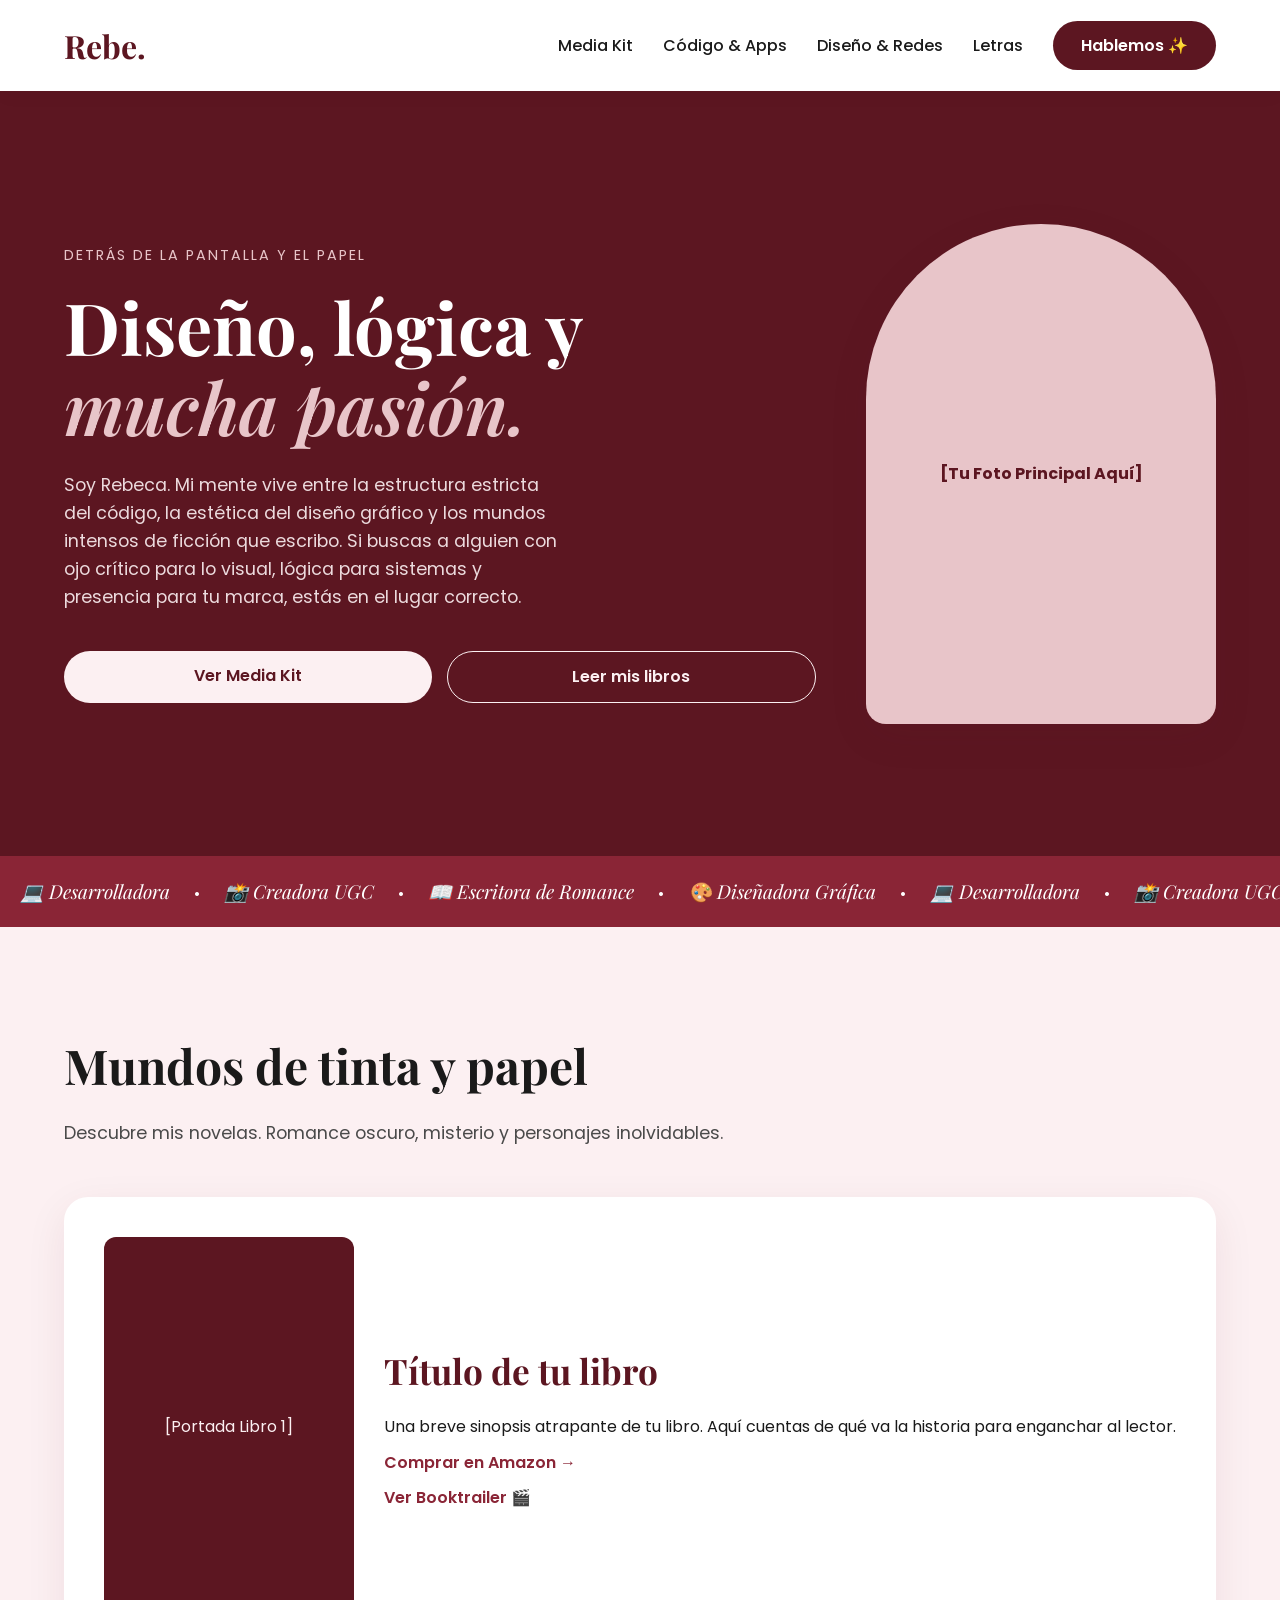
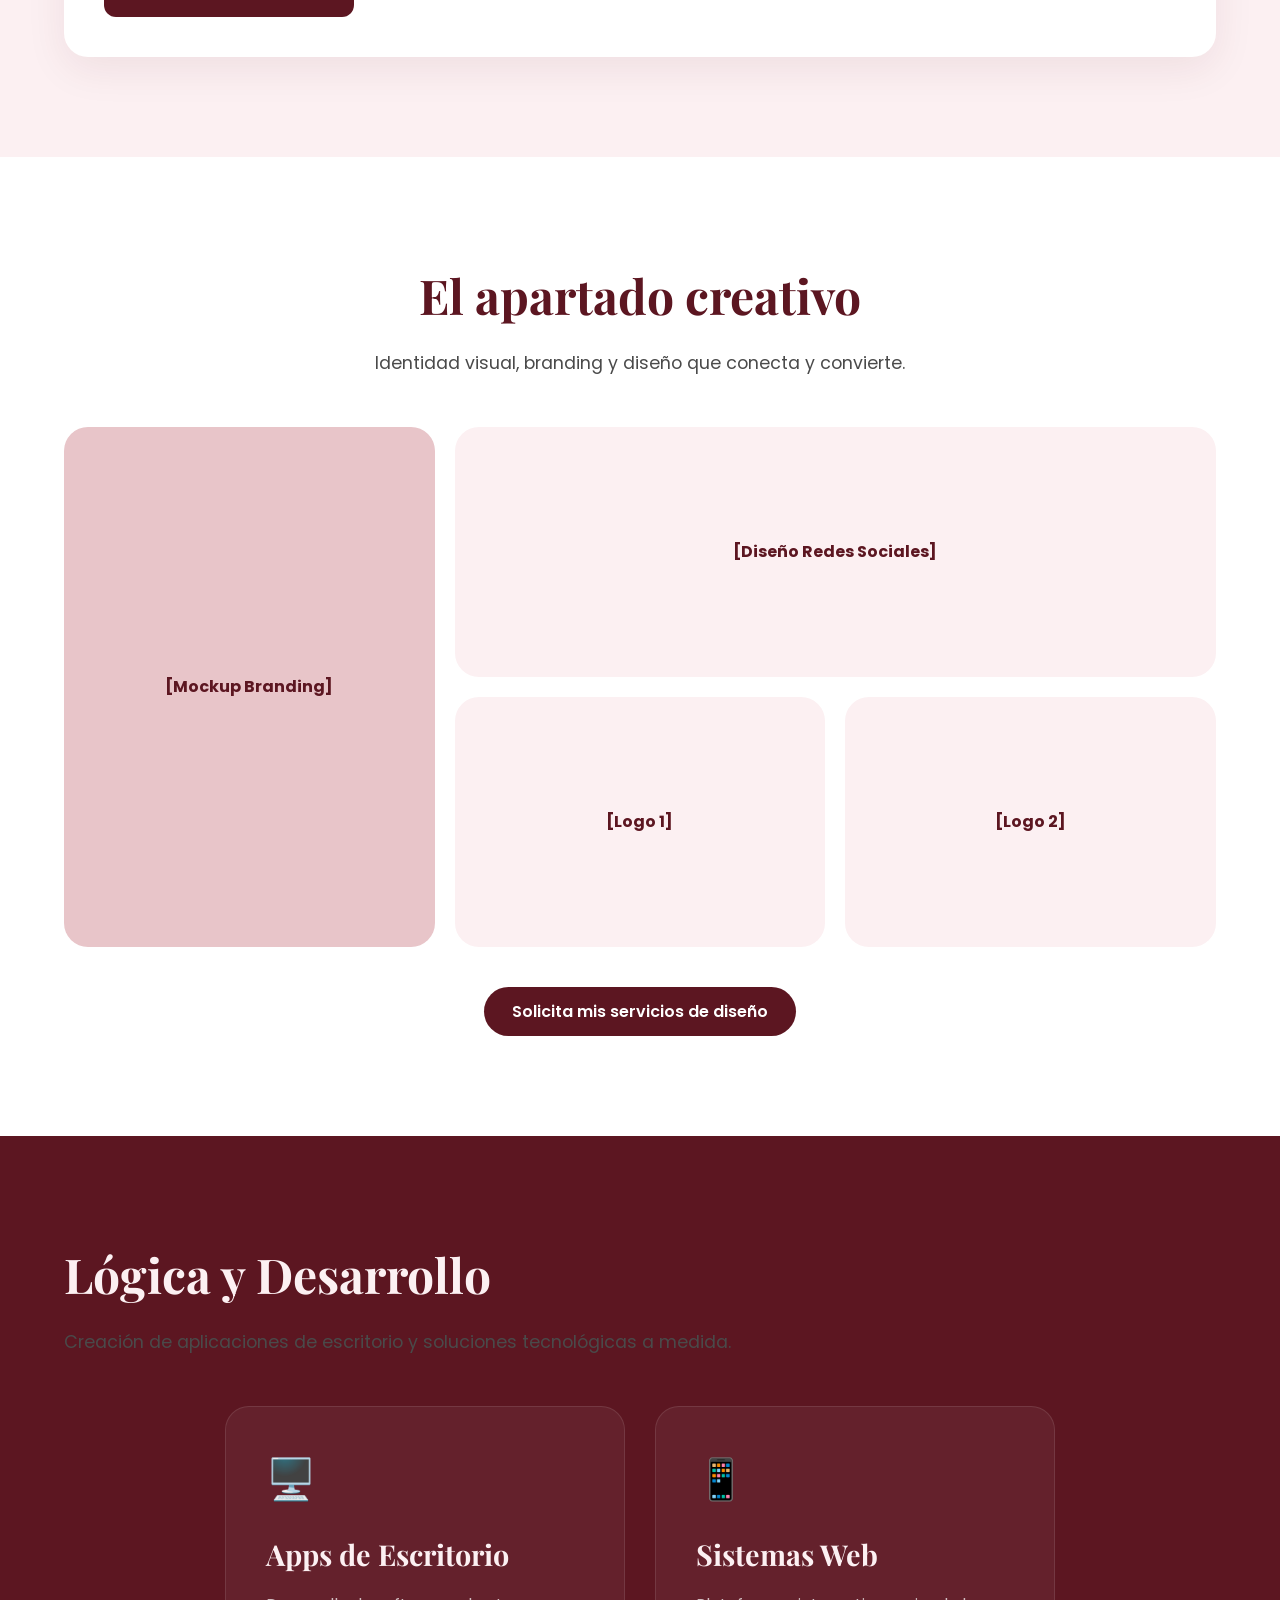
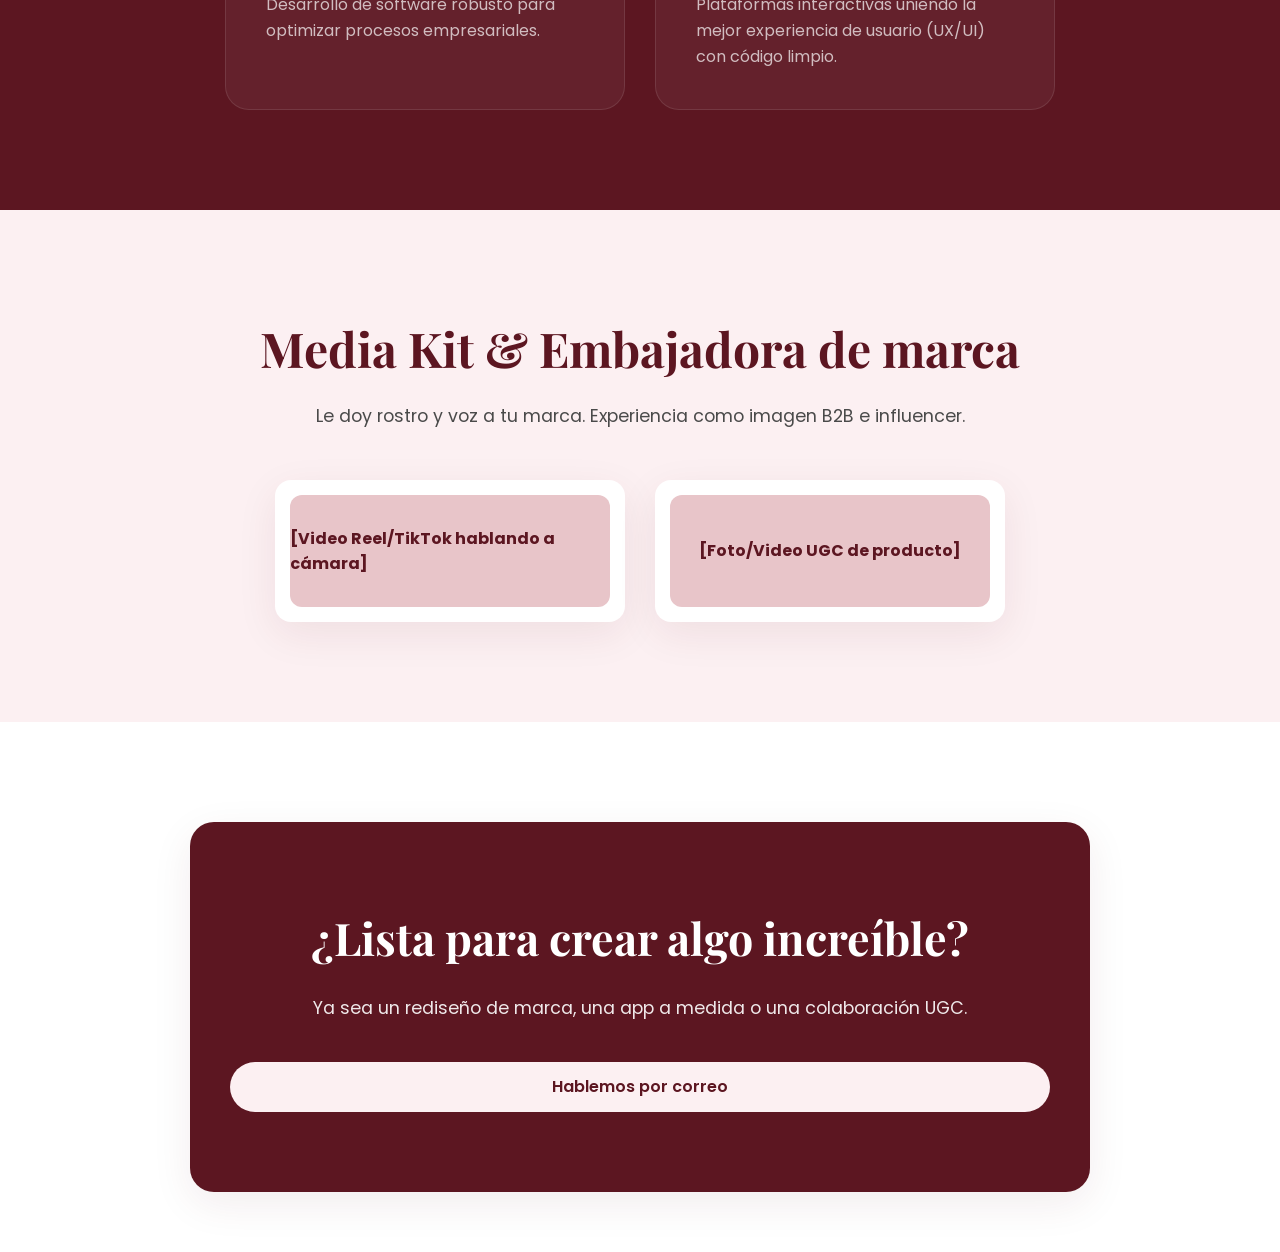
<file: index.html>
<!DOCTYPE html>
<html lang="es">
<head>
    <meta charset="UTF-8">
    <meta name="viewport" content="width=device-width, initial-scale=1.0">
    <title>Rebe Silva | Código, Diseño & Letras</title>
    <link rel="icon" type="image/png" href="img/favicon.png">
    <link href="https://fonts.googleapis.com/css2?family=Playfair+Display:ital,wght@0,400;0,600;0,800;1,600&family=Poppins:wght@300;400;500;600;700&display=swap" rel="stylesheet">
    <link rel="stylesheet" href="css/style.css">
</head>
<body>
    
    <div id="header-container"></div>

    <main>
        <section class="hero bg-wine">
            <div class="hero-text">
                <span class="eyebrow">Detrás de la pantalla y el papel</span>
                <h1>Diseño, lógica y <br><span class="italic-serif">mucha pasión.</span></h1>
                <p>Soy Rebeca. Mi mente vive entre la estructura estricta del código, la estética del diseño gráfico y los mundos intensos de ficción que escribo. Si buscas a alguien con ojo crítico para lo visual, lógica para sistemas y presencia para tu marca, estás en el lugar correcto.</p>
                <div class="hero-buttons">
                    <a href="#mediakit" class="btn-light">Ver Media Kit</a>
                    <a href="#letras" class="btn-outline-light">Leer mis libros</a>
                </div>
            </div>
            <div class="hero-image">
                <div class="image-placeholder arch">
                    <p>[Tu Foto Principal Aquí]</p>
                </div>
            </div>
        </section>

        <div class="marquee-wrapper">
            <div class="marquee-content">
                <span>💻 Desarrolladora</span> • <span>📸 Creadora UGC</span> • <span>📖 Escritora de Romance</span> • <span>🎨 Diseñadora Gráfica</span> • 
                <span>💻 Desarrolladora</span> • <span>📸 Creadora UGC</span> • <span>📖 Escritora de Romance</span> • <span>🎨 Diseñadora Gráfica</span> •
            </div>
        </div>

        <section id="letras" class="books-section bg-light-pink">
            <div class="section-header">
                <h2>Mundos de tinta y papel</h2>
                <p>Descubre mis novelas. Romance oscuro, misterio y personajes inolvidables.</p>
            </div>
            <div class="bento-grid">
                <div class="bento-card bg-white book-card">
                    <div class="book-cover">[Portada Libro 1]</div>
                    <div class="book-info">
                        <h3>Título de tu libro</h3>
                        <p>Una breve sinopsis atrapante de tu libro. Aquí cuentas de qué va la historia para enganchar al lector.</p>
                        <div class="book-links">
                            <a href="#" class="btn-link">Comprar en Amazon →</a>
                            <a href="#" class="btn-link">Ver Booktrailer 🎬</a>
                        </div>
                    </div>
                </div>
            </div>
        </section>

        <section id="diseño" class="design-section bg-white">
            <div class="section-header center">
                <h2 class="wine-text">El apartado creativo</h2>
                <p>Identidad visual, branding y diseño que conecta y convierte.</p>
            </div>
            <div class="design-grid">
                <div class="design-item tall">[Mockup Branding]</div>
                <div class="design-item wide">[Diseño Redes Sociales]</div>
                <div class="design-item">[Logo 1]</div>
                <div class="design-item">[Logo 2]</div>
            </div>
            <div class="center-btn">
                <a href="#contacto" class="btn-wine">Solicita mis servicios de diseño</a>
            </div>
        </section>

        <section id="apps" class="apps-section bg-wine">
            <div class="section-header light-text">
                <h2>Lógica y Desarrollo</h2>
                <p>Creación de aplicaciones de escritorio y soluciones tecnológicas a medida.</p>
            </div>
            <div class="services-grid">
                <div class="service-card dark-card">
                    <div class="card-icon">🖥️</div>
                    <h3>Apps de Escritorio</h3>
                    <p>Desarrollo de software robusto para optimizar procesos empresariales.</p>
                </div>
                <div class="service-card dark-card">
                    <div class="card-icon">📱</div>
                    <h3>Sistemas Web</h3>
                    <p>Plataformas interactivas uniendo la mejor experiencia de usuario (UX/UI) con código limpio.</p>
                </div>
            </div>
        </section>

        <section id="mediakit" class="mediakit-section bg-light-pink">
            <div class="section-header center">
                <h2 class="wine-text">Media Kit & Embajadora de marca</h2>
                <p>Le doy rostro y voz a tu marca. Experiencia como imagen B2B e influencer.</p>
            </div>
            <div class="ig-grid">
                <div class="ig-post">
                    <div class="video-placeholder">[Video Reel/TikTok hablando a cámara]</div>
                    <p class="ig-caption"><strong>@rebesiro</strong> Creando contenido auténtico para marcas que quieren destacar.</p>
                </div>
                <div class="ig-post">
                    <div class="video-placeholder">[Foto/Video UGC de producto]</div>
                    <p class="ig-caption"><strong>@rebesiro</strong> Reseñas, unboxings y vlogs estilo de vida.</p>
                </div>
            </div>
        </section>
    </main>

    <div id="footer-container"></div>

    <script src="js/main.js"></script>

    <script>
    document.addEventListener("click", (e) => {
        
        if (e.target.closest(".hamburger")) {
            const hamburger = document.querySelector(".hamburger");
            const navMenu = document.querySelector(".nav-menu");
            
            if (hamburger && navMenu) {
                hamburger.classList.toggle("active");
                navMenu.classList.toggle("active");
            }
        }
        if (e.target.closest(".nav-links a") || e.target.closest(".nav-menu .btn-primary")) {
            const hamburger = document.querySelector(".hamburger");
            const navMenu = document.querySelector(".nav-menu");
            
            if (hamburger && navMenu) {
                hamburger.classList.remove("active");
                navMenu.classList.remove("active");
            }
        }
    });
</script>

</body>
</html>
</file>
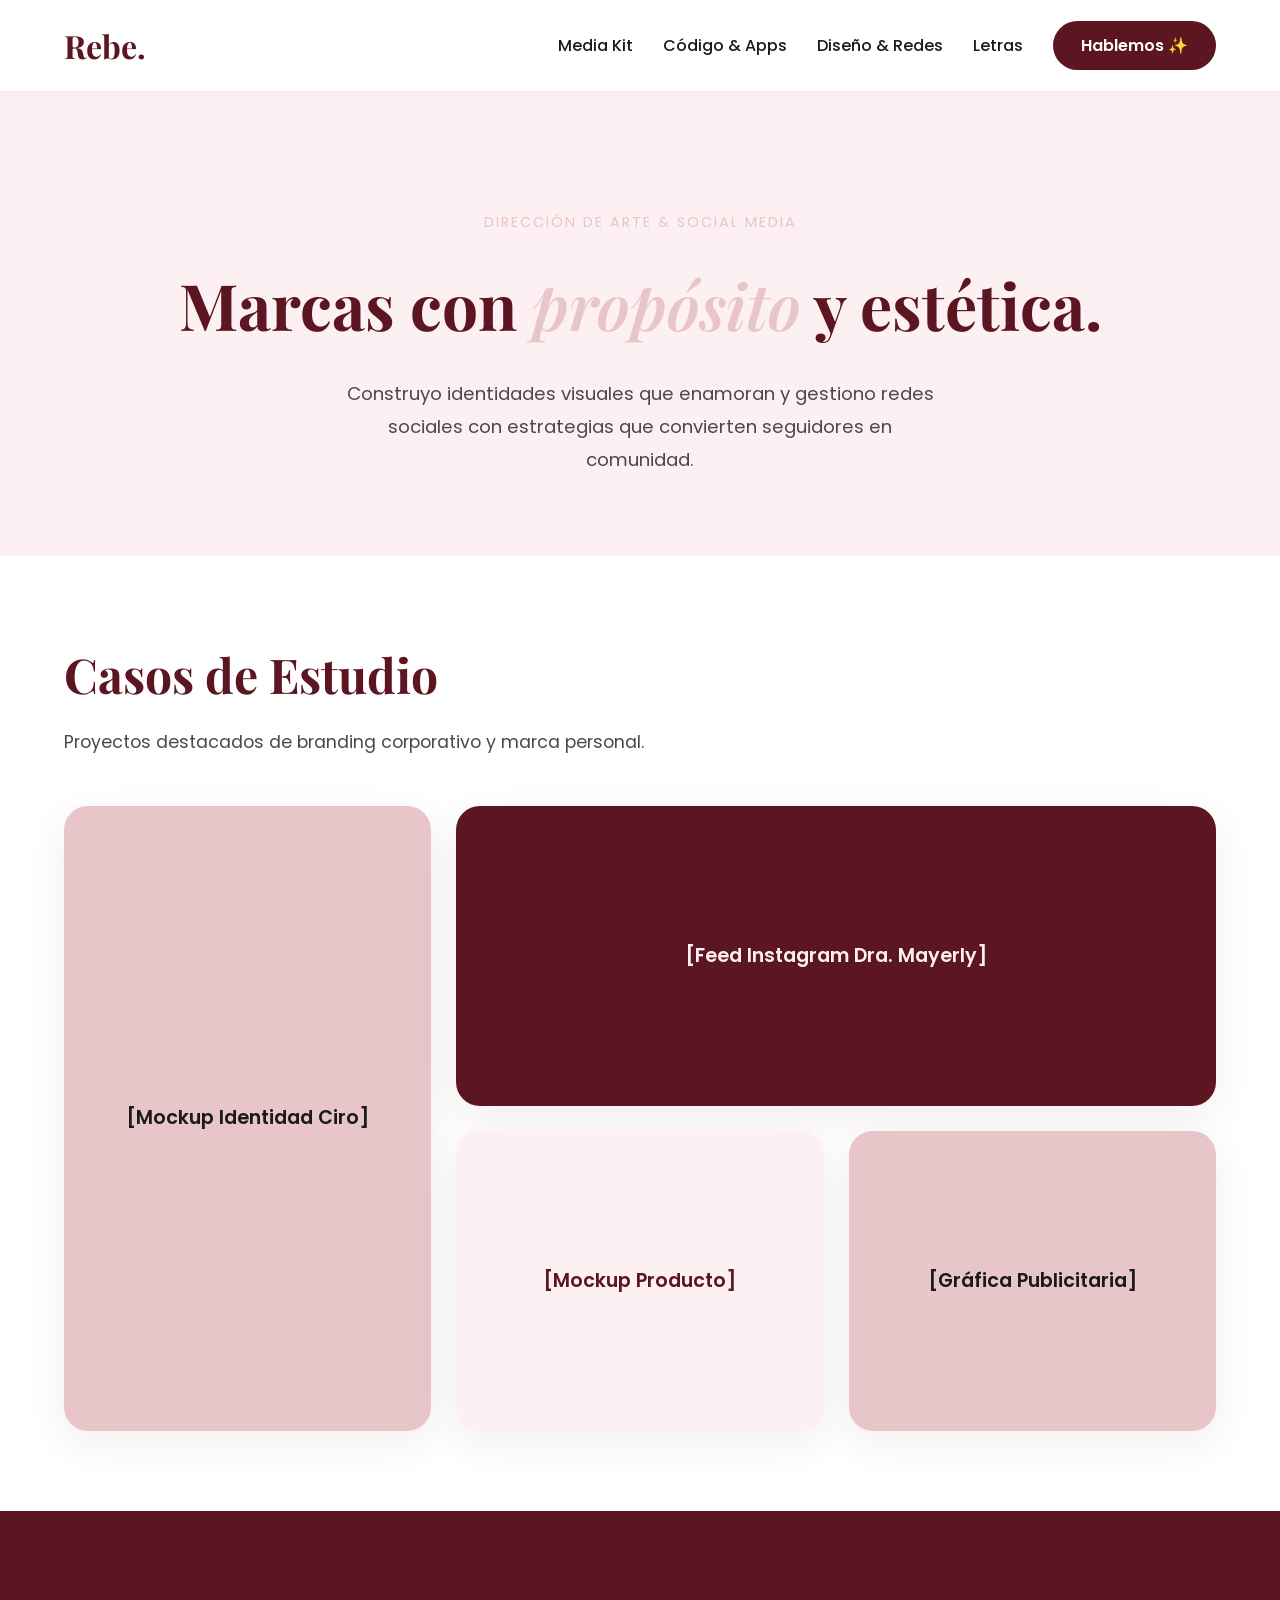
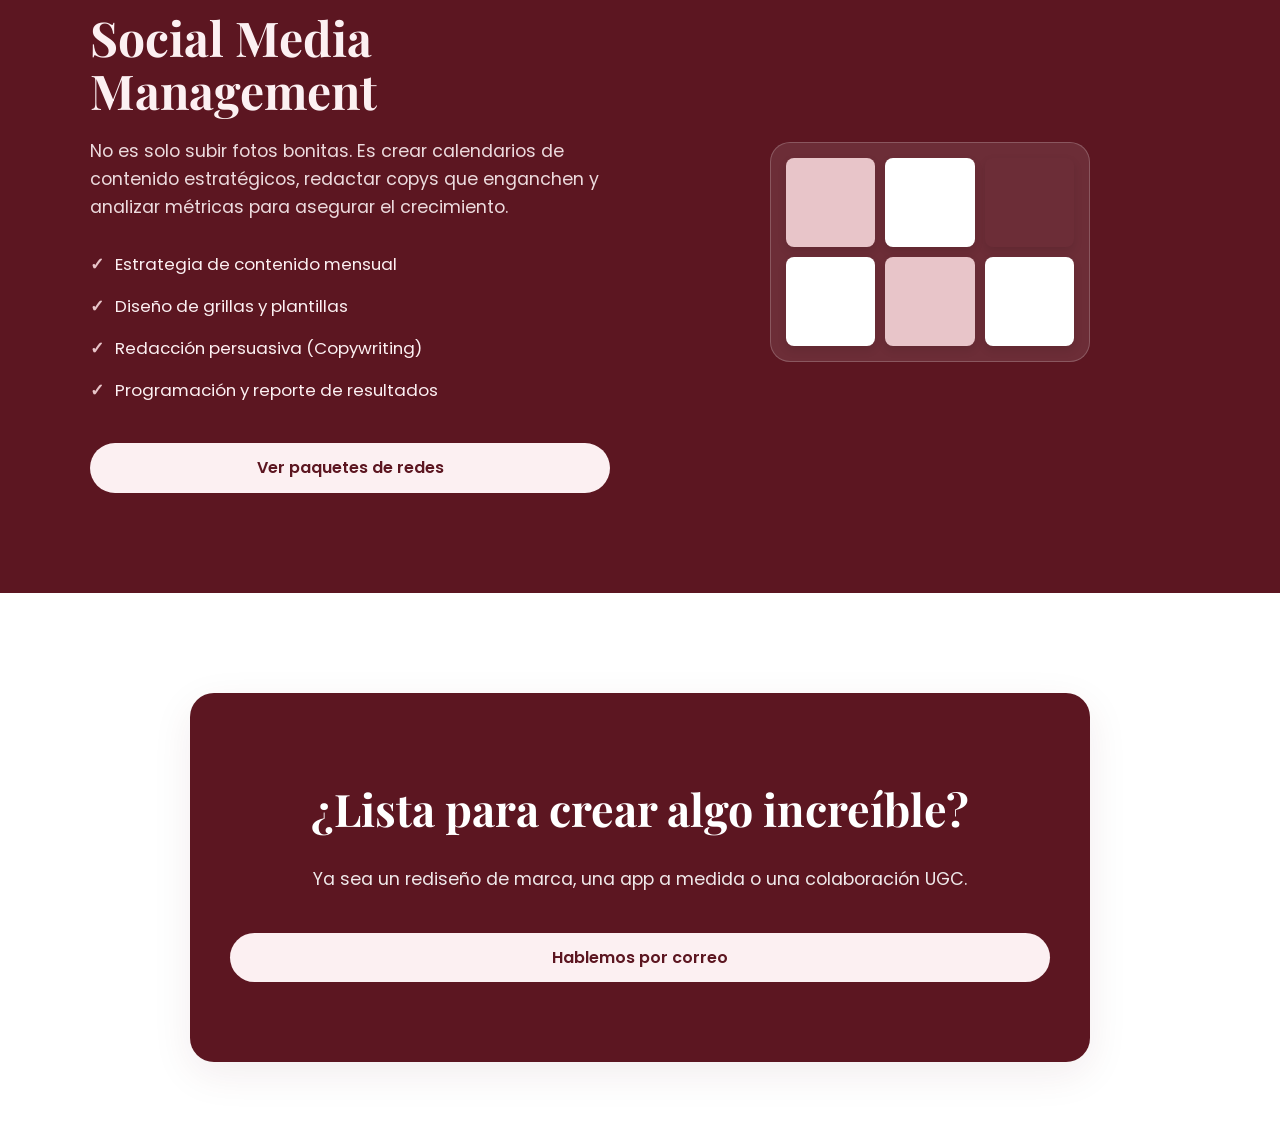
<file: diseño.html>
<!DOCTYPE html>
<html lang="es">
<head>
    <meta charset="UTF-8">
    <meta name="viewport" content="width=device-width, initial-scale=1.0">
    <title>Diseño & Redes | Rebe Silva</title>
    <link rel="icon" type="image/png" href="img/favicon.png">
    <link href="https://fonts.googleapis.com/css2?family=Playfair+Display:ital,wght@0,400;0,600;0,800;1,600&family=Poppins:wght@300;400;500;600;700&display=swap" rel="stylesheet">
    <link rel="stylesheet" href="css/style.css">
</head>
<body>

    <div id="header-container"></div>

    <main>
        <section class="design-hero bg-light-pink center">
            <span class="eyebrow wine-text">Dirección de Arte & Social Media</span>
            <h1 class="wine-text">Marcas con <span class="italic-serif">propósito</span> y estética.</h1>
            <p class="text-gray">Construyo identidades visuales que enamoran y gestiono redes sociales con estrategias que convierten seguidores en comunidad.</p>
        </section>

        <section class="portfolio-section bg-white">
            <div class="section-header">
                <h2 class="wine-text">Casos de Estudio</h2>
                <p>Proyectos destacados de branding corporativo y marca personal.</p>
            </div>
            
            <div class="portfolio-grid">
                <div class="portfolio-item tall bg-pink-dusty">
                    <div class="portfolio-overlay">
                        <h3>Empresa Ciro</h3>
                        <p>Branding & Identidad Corporativa</p>
                        <a href="#" class="btn-outline-light btn-small">Ver Detalles</a>
                    </div>
                    <span class="placeholder-text">[Mockup Identidad Ciro]</span>
                </div>

                <div class="portfolio-item wide bg-wine">
                    <div class="portfolio-overlay">
                        <h3>Dra. Mayerly Mota</h3>
                        <p>Branding Médico & Social Media</p>
                        <a href="#" class="btn-outline-light btn-small">Ver Detalles</a>
                    </div>
                    <span class="placeholder-text light-text">[Feed Instagram Dra. Mayerly]</span>
                </div>

                <div class="portfolio-item bg-light-pink">
                    <div class="portfolio-overlay">
                        <h3>[Nombre de Marca]</h3>
                        <p>Diseño de Empaque / Logo</p>
                        <a href="#" class="btn-outline-wine btn-small">Ver Detalles</a>
                    </div>
                    <span class="placeholder-text wine-text">[Mockup Producto]</span>
                </div>

                <div class="portfolio-item bg-pink-dusty">
                    <div class="portfolio-overlay">
                        <h3>[Nombre de Marca]</h3>
                        <p>Campaña Publicitaria</p>
                        <a href="#" class="btn-outline-light btn-small">Ver Detalles</a>
                    </div>
                    <span class="placeholder-text">[Gráfica Publicitaria]</span>
                </div>
            </div>
        </section>

        <section class="social-management-section bg-wine">
            <div class="management-container">
                <div class="management-text">
                    <h2 class="light-text">Social Media Management</h2>
                    <p class="light-text">No es solo subir fotos bonitas. Es crear calendarios de contenido estratégicos, redactar copys que enganchen y analizar métricas para asegurar el crecimiento.</p>
                    <ul class="features-list light-text">
                        <li>Estrategia de contenido mensual</li>
                        <li>Diseño de grillas y plantillas</li>
                        <li>Redacción persuasiva (Copywriting)</li>
                        <li>Programación y reporte de resultados</li>
                    </ul>
                    <a href="tarifas.html" class="btn-light">Ver paquetes de redes</a>
                </div>
                <div class="management-visuals">
                    <div class="grid-simulator">
                        <div class="grid-box bg-pink-dusty"></div>
                        <div class="grid-box bg-white"></div>
                        <div class="grid-box bg-pink-soft"></div>
                        <div class="grid-box bg-white"></div>
                        <div class="grid-box bg-pink-dusty"></div>
                        <div class="grid-box bg-white"></div>
                    </div>
                </div>
            </div>
        </section>
    </main>

    <div id="footer-container"></div>

    <script src="js/main.js"></script>
    
    <script>
    document.addEventListener("click", (e) => {
        
        if (e.target.closest(".hamburger")) {
            const hamburger = document.querySelector(".hamburger");
            const navMenu = document.querySelector(".nav-menu");
            
            if (hamburger && navMenu) {
                hamburger.classList.toggle("active");
                navMenu.classList.toggle("active");
            }
        }
        if (e.target.closest(".nav-links a") || e.target.closest(".nav-menu .btn-primary")) {
            const hamburger = document.querySelector(".hamburger");
            const navMenu = document.querySelector(".nav-menu");
            
            if (hamburger && navMenu) {
                hamburger.classList.remove("active");
                navMenu.classList.remove("active");
            }
        }
    });
</script>
</body>
</html>
</file>
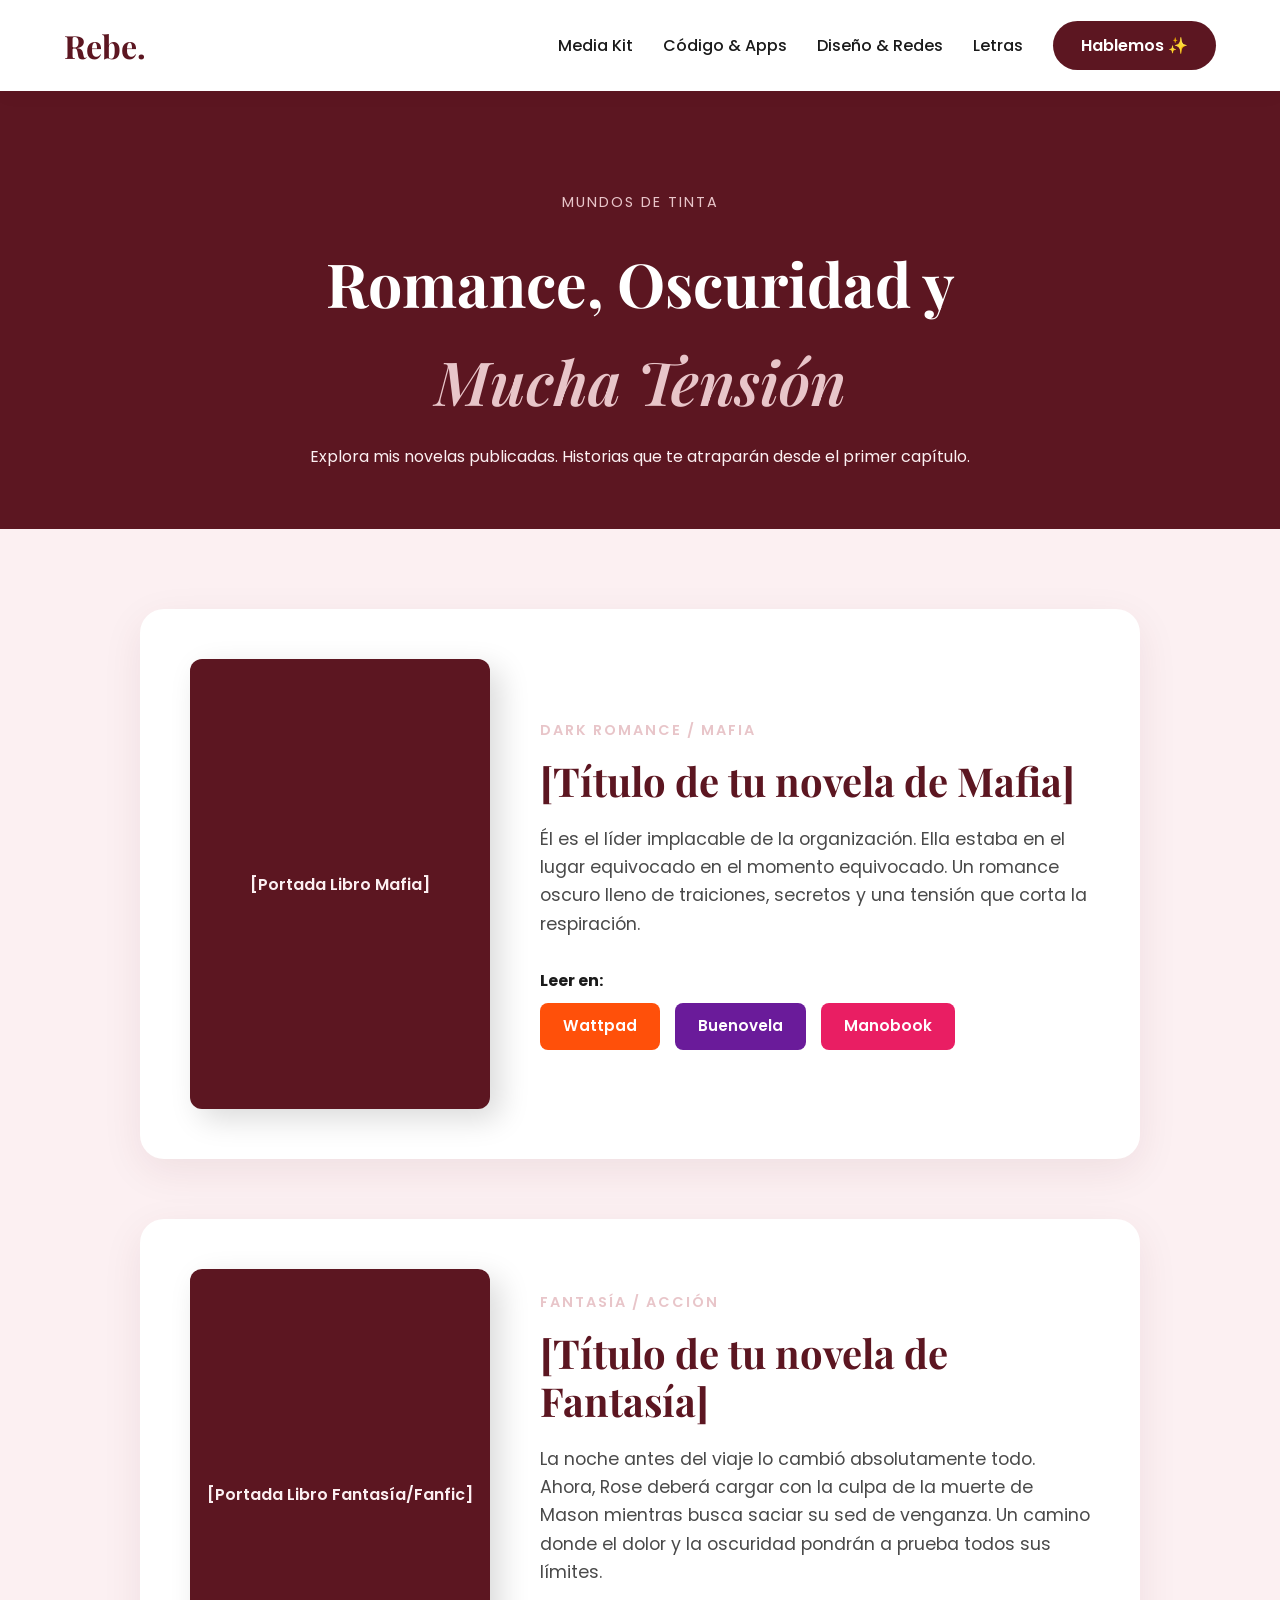
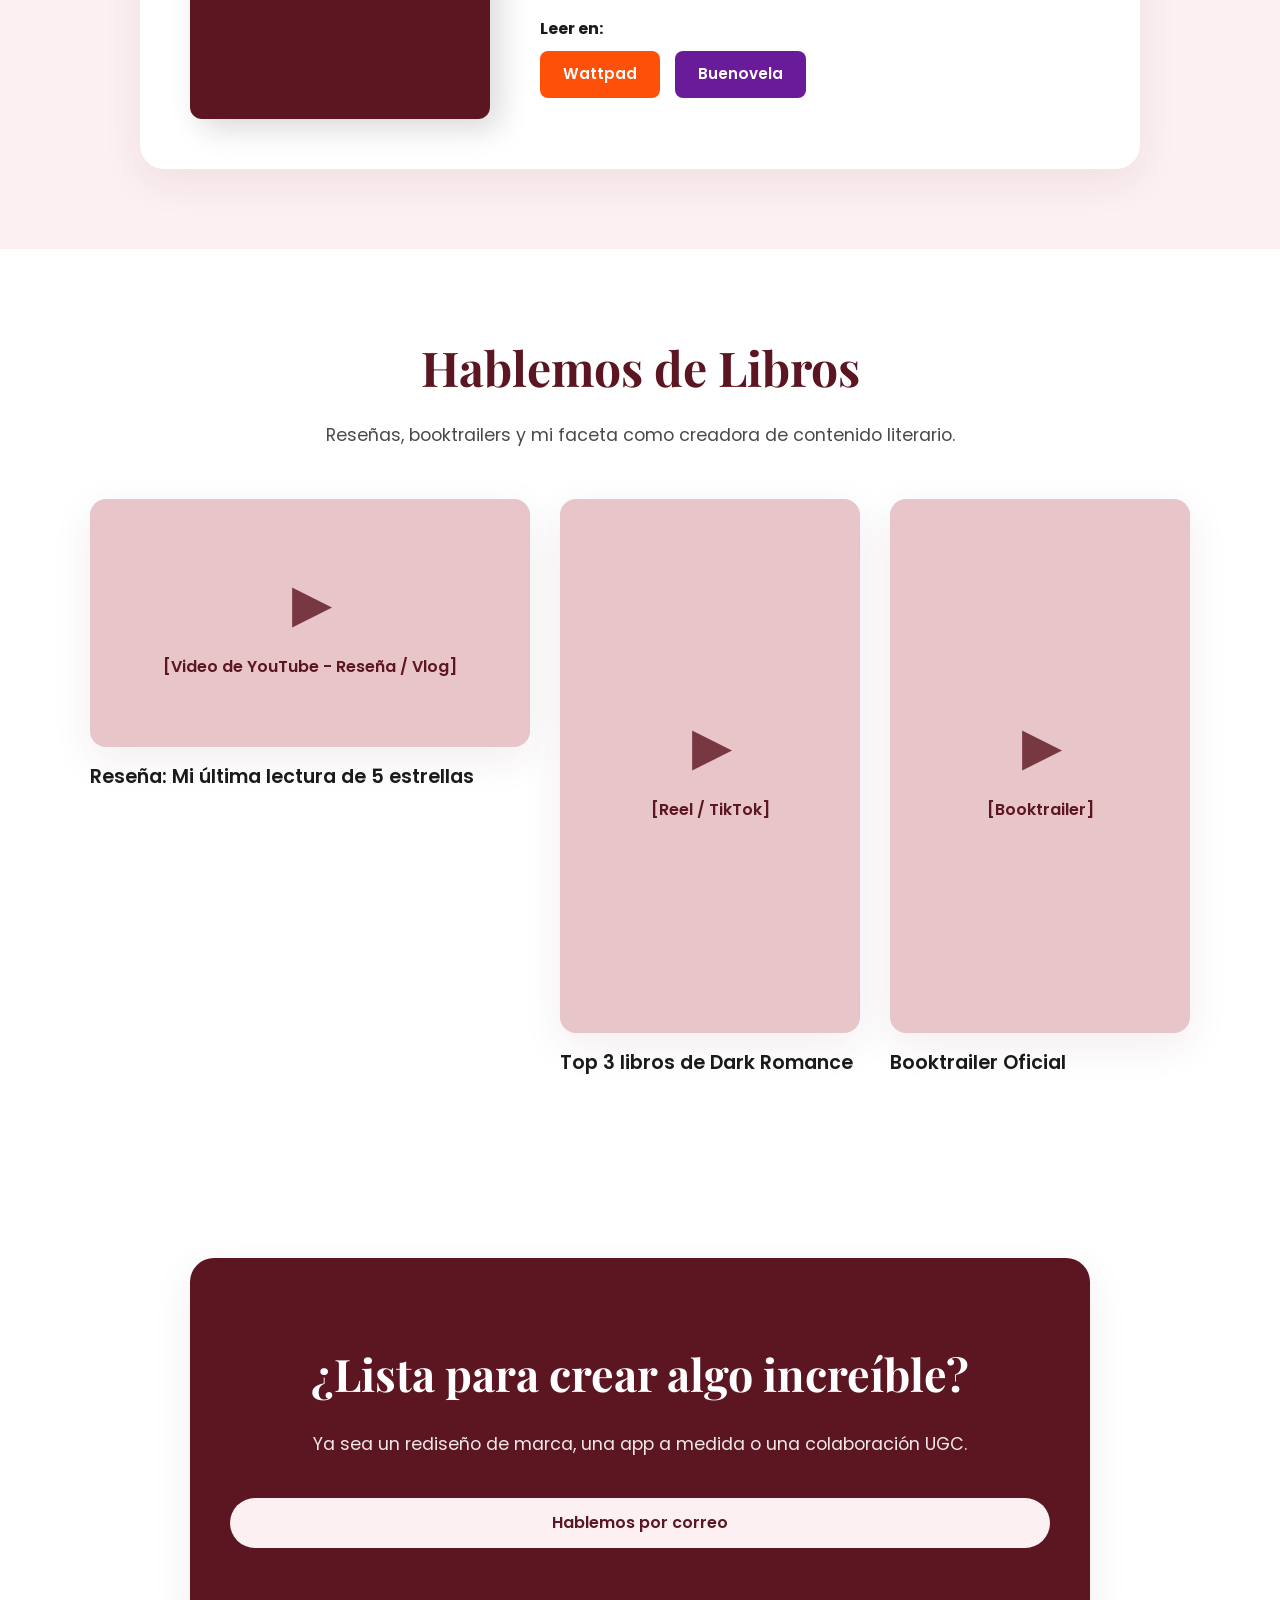
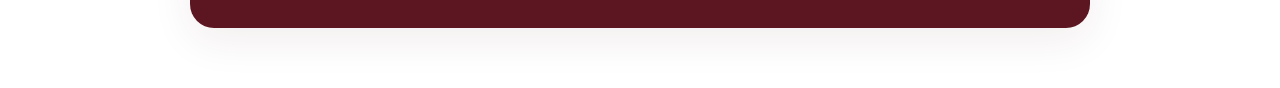
<file: letras.html>
<!DOCTYPE html>
<html lang="es">
<head>
    <meta charset="UTF-8">
    <meta name="viewport" content="width=device-width, initial-scale=1.0">
    <title>Mis Libros | Rebe Silva</title>
    <link rel="icon" type="image/png" href="img/favicon.png">
    <link href="https://fonts.googleapis.com/css2?family=Playfair+Display:ital,wght@0,400;0,600;0,800;1,600&family=Poppins:wght@300;400;500;600;700&display=swap" rel="stylesheet">
    <link rel="stylesheet" href="css/style.css">
</head>
<body>

    <div id="header-container"></div>

    <main>
        <section class="books-hero bg-wine center">
            <span class="eyebrow light-text">Mundos de Tinta</span>
            <h1>Romance, Oscuridad y <br><span class="italic-serif">Mucha Tensión</span></h1>
            <p class="light-text">Explora mis novelas publicadas. Historias que te atraparán desde el primer capítulo.</p>
        </section>

        <section class="book-catalog bg-light-pink">
            
            <div class="book-showcase-card bg-white">
                <div class="book-cover-large bg-wine">[Portada Libro Mafia]</div>
                <div class="book-details">
                    <span class="book-genre">Dark Romance / Mafia</span>
                    <h2 class="wine-text">[Título de tu novela de Mafia]</h2>
                    <p class="book-synopsis">
                        Él es el líder implacable de la organización. Ella estaba en el lugar equivocado en el momento equivocado. Un romance oscuro lleno de traiciones, secretos y una tensión que corta la respiración. 
                    </p>
                    <div class="platform-links">
                        <p class="read-on">Leer en:</p>
                        <div class="platform-buttons">
                            <a href="#" class="btn-platform wattpad">Wattpad</a>
                            <a href="#" class="btn-platform buenovela">Buenovela</a>
                            <a href="#" class="btn-platform manobook">Manobook</a>
                        </div>
                    </div>
                </div>
            </div>

            <div class="book-showcase-card bg-white">
                <div class="book-cover-large bg-wine">[Portada Libro Fantasía/Fanfic]</div>
                <div class="book-details">
                    <span class="book-genre">Fantasía / Acción</span>
                    <h2 class="wine-text">[Título de tu novela de Fantasía]</h2>
                    <p class="book-synopsis">
                        La noche antes del viaje lo cambió absolutamente todo. Ahora, Rose deberá cargar con la culpa de la muerte de Mason mientras busca saciar su sed de venganza. Un camino donde el dolor y la oscuridad pondrán a prueba todos sus límites.
                    </p>
                    <div class="platform-links">
                        <p class="read-on">Leer en:</p>
                        <div class="platform-buttons">
                            <a href="#" class="btn-platform wattpad">Wattpad</a>
                            <a href="#" class="btn-platform buenovela">Buenovela</a>
                        </div>
                    </div>
                </div>
            </div>

        </section>

        <section class="reviews-section bg-white">
            <div class="section-header center">
                <h2 class="wine-text">Hablemos de Libros</h2>
                <p>Reseñas, booktrailers y mi faceta como creadora de contenido literario.</p>
            </div>
            
            <div class="multimedia-grid">
                <div class="video-yt-wrapper">
                    <div class="yt-placeholder bg-pink-dusty">
                        <span class="play-icon">▶</span>
                        <p>[Video de YouTube - Reseña / Vlog]</p>
                    </div>
                    <h3>Reseña: Mi última lectura de 5 estrellas</h3>
                </div>

                <div class="video-ig-wrapper">
                    <div class="ig-placeholder bg-pink-dusty">
                        <span class="play-icon">▶</span>
                        <p>[Reel / TikTok]</p>
                    </div>
                    <h3>Top 3 libros de Dark Romance</h3>
                </div>
                
                <div class="video-ig-wrapper">
                    <div class="ig-placeholder bg-pink-dusty">
                        <span class="play-icon">▶</span>
                        <p>[Booktrailer]</p>
                    </div>
                    <h3>Booktrailer Oficial</h3>
                </div>
            </div>
        </section>
    </main>

    <div id="footer-container"></div>

    <script src="js/main.js"></script>

    
    <script>
    document.addEventListener("click", (e) => {
        
        if (e.target.closest(".hamburger")) {
            const hamburger = document.querySelector(".hamburger");
            const navMenu = document.querySelector(".nav-menu");
            
            if (hamburger && navMenu) {
                hamburger.classList.toggle("active");
                navMenu.classList.toggle("active");
            }
        }
        if (e.target.closest(".nav-links a") || e.target.closest(".nav-menu .btn-primary")) {
            const hamburger = document.querySelector(".hamburger");
            const navMenu = document.querySelector(".nav-menu");
            
            if (hamburger && navMenu) {
                hamburger.classList.remove("active");
                navMenu.classList.remove("active");
            }
        }
    });
</script>
</body>
</html>
</file>
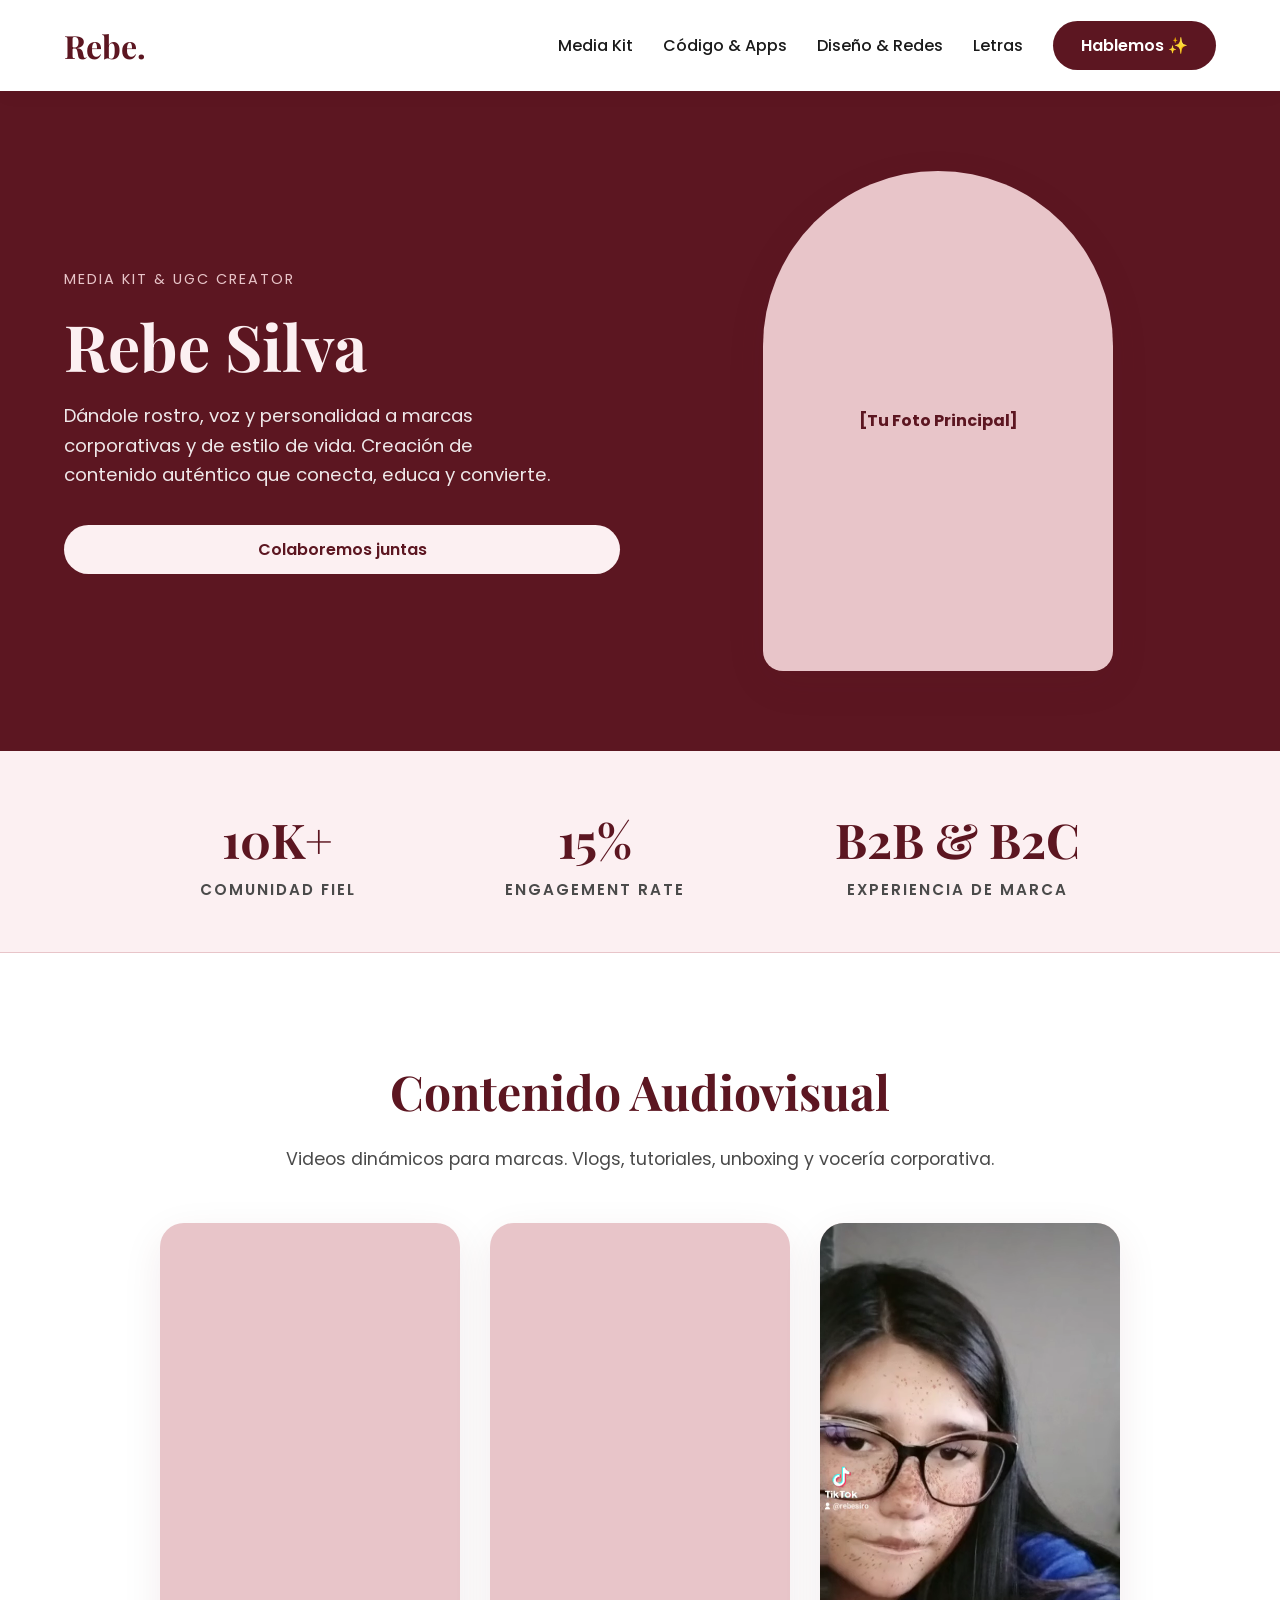
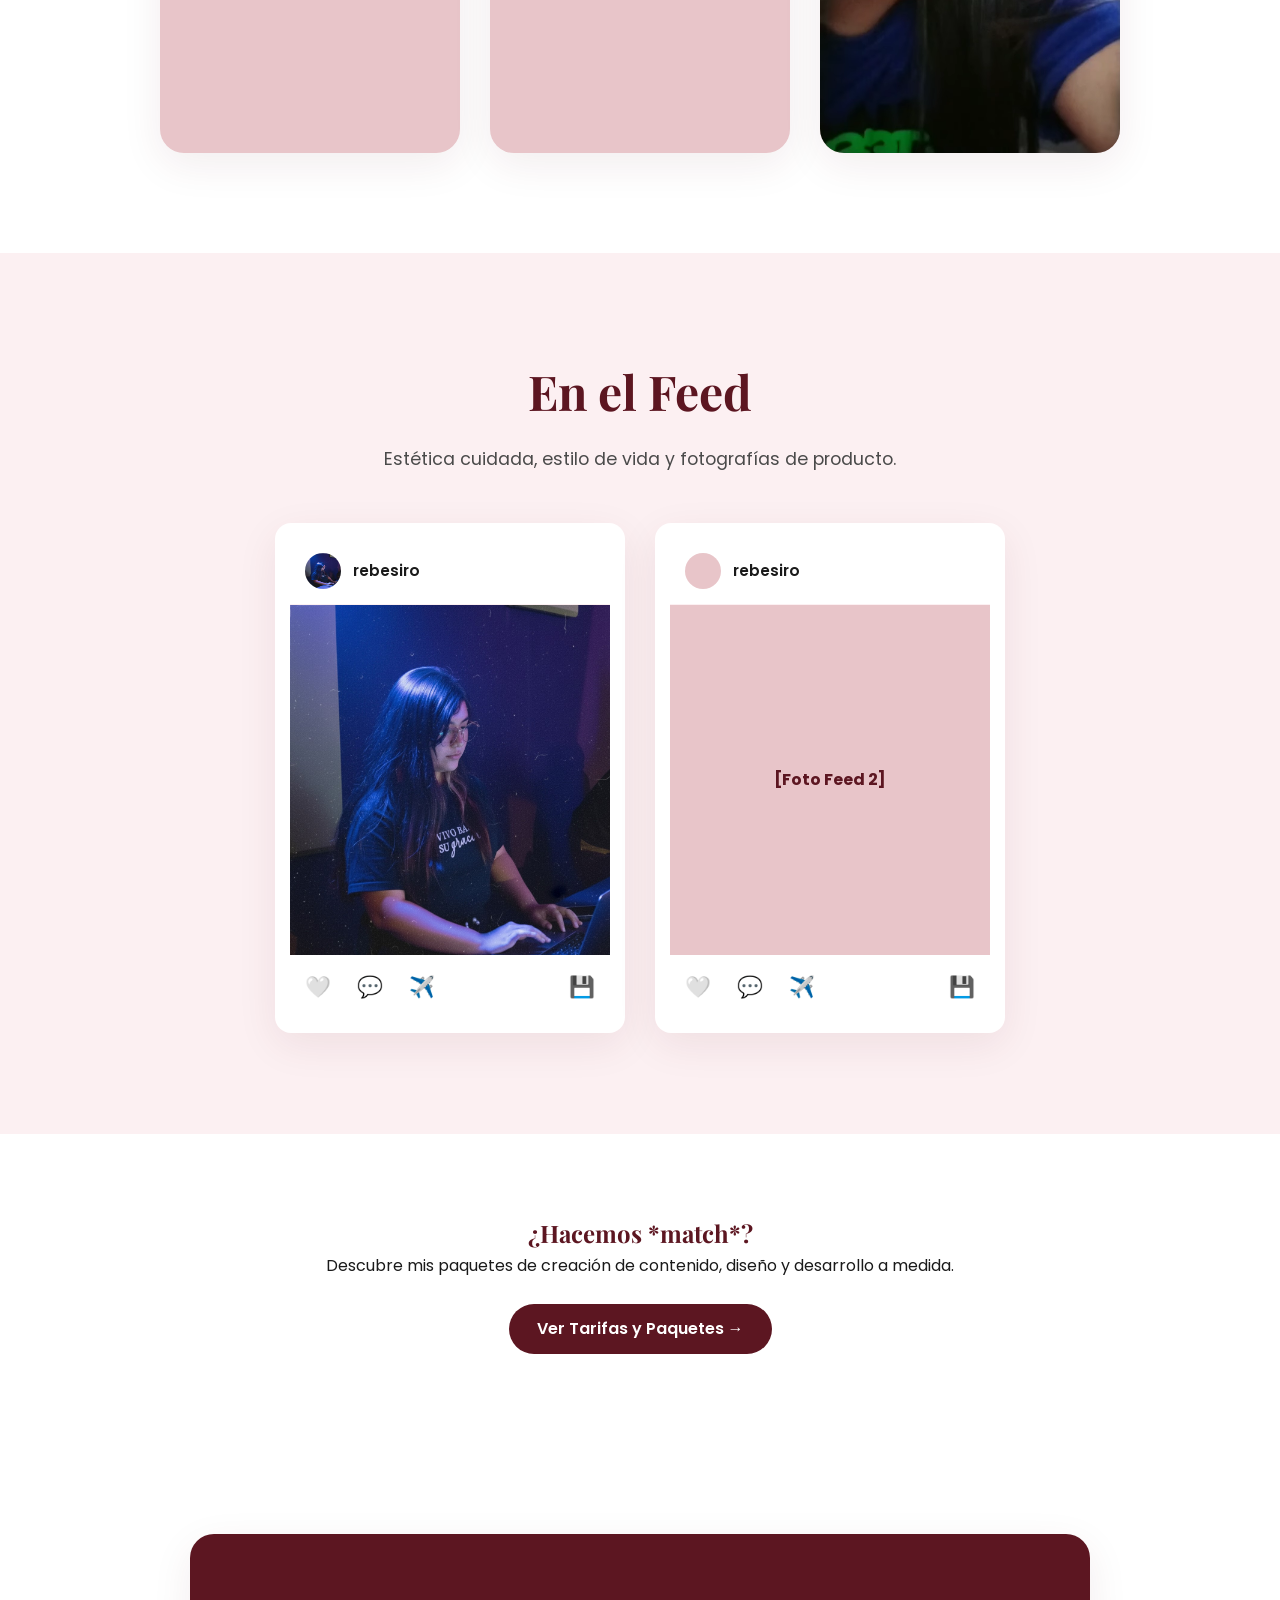
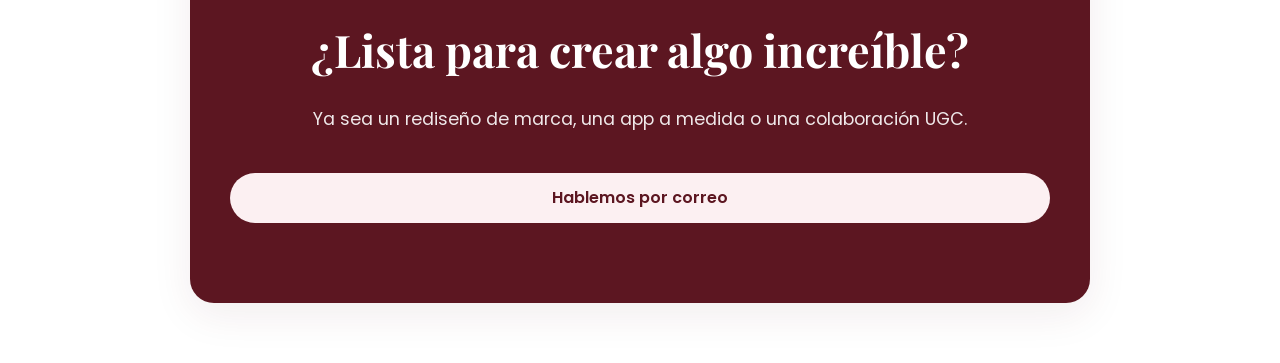
<file: mediakit.html>
<!DOCTYPE html>
<html lang="es">
<head>
    <meta charset="UTF-8">
    <meta name="viewport" content="width=device-width, initial-scale=1.0">
    <title>Media Kit | Rebe Silva</title>    
    <link rel="icon" type="image/png" href="img/favicon.png">
    <link href="https://fonts.googleapis.com/css2?family=Playfair+Display:ital,wght@0,400;0,600;0,800;1,600&family=Poppins:wght@300;400;500;600;700&display=swap" rel="stylesheet">
    <link rel="stylesheet" href="css/style.css">
</head>
<body>

    <div id="header-container"></div>

    <main>
        <section class="mk-hero bg-wine">
            <div class="mk-hero-content">
                <span class="eyebrow light-text">Media Kit & UGC Creator</span>
                <h1>Rebe Silva</h1>
                <p>Dándole rostro, voz y personalidad a marcas corporativas y de estilo de vida. Creación de contenido auténtico que conecta, educa y convierte.</p>
                <a href="#contacto" class="btn-light">Colaboremos juntas</a>
            </div>
            <div class="mk-hero-image">
                <div class="image-placeholder arch">[Tu Foto Principal]</div>
            </div>
        </section>

        <section class="stats-section bg-light-pink">
            <div class="stats-grid">
                <div class="stat-item">
                    <h3>10K+</h3>
                    <p>Comunidad Fiel</p>
                </div>
                <div class="stat-item">
                    <h3>15%</h3>
                    <p>Engagement Rate</p>
                </div>
                <div class="stat-item">
                    <h3>B2B & B2C</h3>
                    <p>Experiencia de Marca</p>
                </div>
            </div>
        </section>

        <section class="reels-section bg-white">
            <div class="section-header center">
                <h2 class="wine-text">Contenido Audiovisual</h2>
                <p>Videos dinámicos para marcas. Vlogs, tutoriales, unboxing y vocería corporativa.</p>
            </div>
            
            <div class="reels-grid">
                <div class="video-wrapper">
                    <video src="img/video1.mp4" autoplay loop muted playsinline class="reel-video"></video>
                    </div>
                
                <div class="video-wrapper">
                    <video src="img/video2.mp4" autoplay loop muted playsinline class="reel-video"></video>
                </div>

                <div class="video-wrapper">
                    <video src="img/video3.mp4" autoplay loop muted playsinline class="reel-video"></video>
                </div>
            </div>
        </section>

        <section class="ig-section bg-light-pink">
            <div class="section-header center">
                <h2 class="wine-text">En el Feed</h2>
                <p>Estética cuidada, estilo de vida y fotografías de producto.</p>
            </div>

            <div class="ig-grid">
                <div class="ig-post bg-white">
                    <div class="ig-header">
                        <img src="img/perfil.jpg" class="ig-avatar bg-pink-dusty">
                        <span class="ig-username">rebesiro</span>
                    </div>
                    <img src="img/perfil.jpg" alt="Post Feed Rebe" class="ig-image">
                    <div class="ig-actions">
                        <div class="ig-icons-left">🤍 💬 ✈️</div>
                        <div class="ig-icon-right">💾</div>
                    </div>
                </div>

                <div class="ig-post bg-white">
                    <div class="ig-header">
                        <div class="ig-avatar bg-pink-dusty"></div>
                        <span class="ig-username">rebesiro</span>
                    </div>
                    <div class="ig-image-placeholder">[Foto Feed 2]</div>
                    <div class="ig-actions">
                        <div class="ig-icons-left">🤍 💬 ✈️</div>
                        <div class="ig-icon-right">💾</div>
                    </div>
                </div>
            </div>
        </section>

        <section class="cta-tarifas bg-white center">
            <h2 class="wine-text">¿Hacemos *match*?</h2>
            <p>Descubre mis paquetes de creación de contenido, diseño y desarrollo a medida.</p>
            <br>
            <a href="tarifas.html" class="btn-wine">Ver Tarifas y Paquetes →</a>
        </section>
    </main>

    <div id="footer-container"></div>

    <script src="js/main.js"></script>
    <script>
    document.addEventListener("click", (e) => {
        
        if (e.target.closest(".hamburger")) {
            const hamburger = document.querySelector(".hamburger");
            const navMenu = document.querySelector(".nav-menu");
            
            if (hamburger && navMenu) {
                hamburger.classList.toggle("active");
                navMenu.classList.toggle("active");
            }
        }
        if (e.target.closest(".nav-links a") || e.target.closest(".nav-menu .btn-primary")) {
            const hamburger = document.querySelector(".hamburger");
            const navMenu = document.querySelector(".nav-menu");
            
            if (hamburger && navMenu) {
                hamburger.classList.remove("active");
                navMenu.classList.remove("active");
            }
        }
    });
</script>
</body>
</html>
</file>
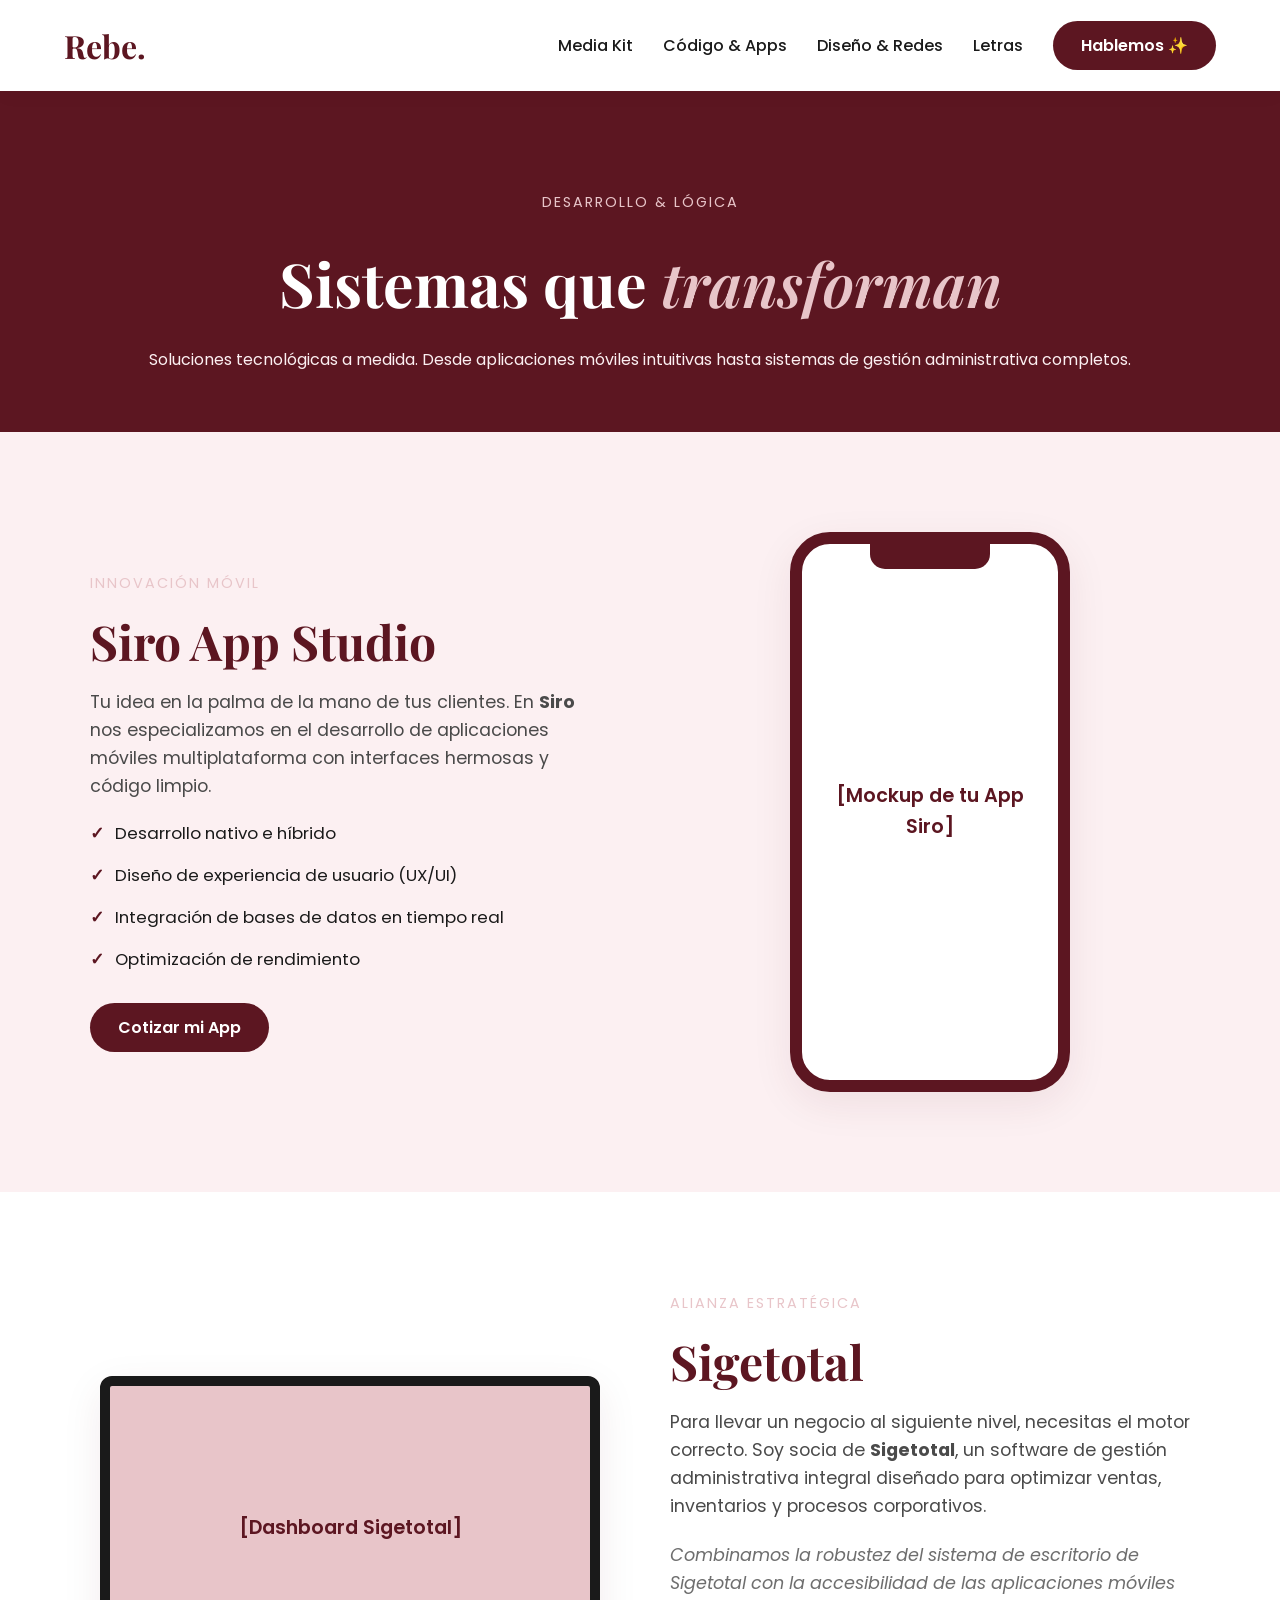
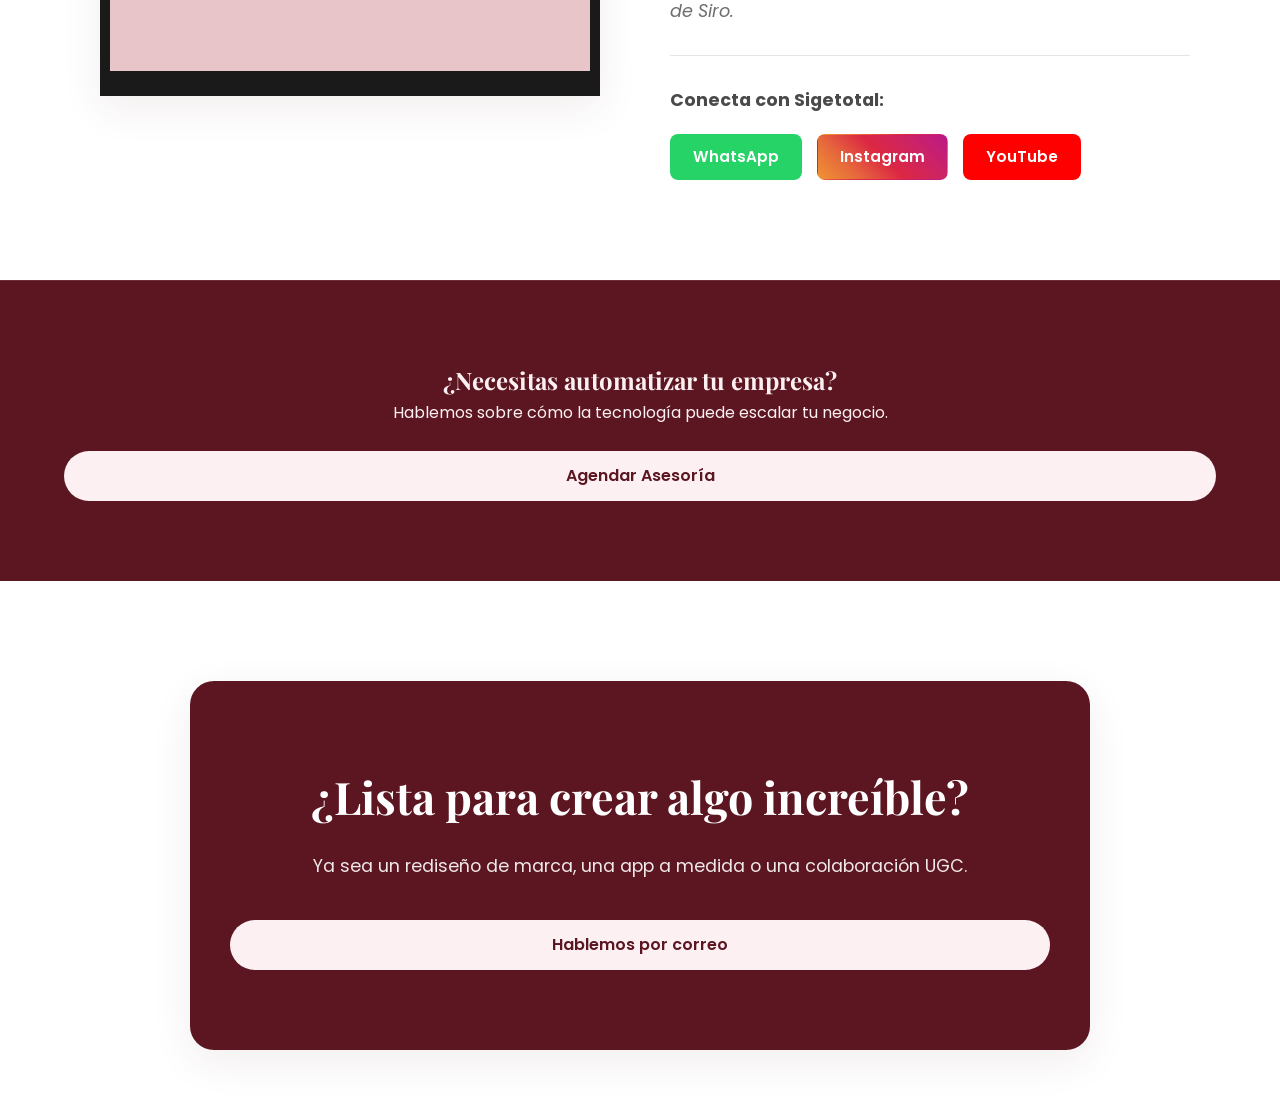
<file: servicios.html>
<!DOCTYPE html>
<html lang="es">
<head>
    <meta charset="UTF-8">
    <meta name="viewport" content="width=device-width, initial-scale=1.0">
    <title>Código & Apps | Rebe Silva</title>
    <link rel="icon" type="image/png" href="img/favicon.png">
    <link href="https://fonts.googleapis.com/css2?family=Playfair+Display:ital,wght@0,400;0,600;0,800;1,600&family=Poppins:wght@300;400;500;600;700&display=swap" rel="stylesheet">
    <link rel="stylesheet" href="css/style.css">
</head>
<body>

    <div id="header-container"></div>

    <main>
        <section class="tech-hero bg-wine center">
            <span class="eyebrow light-text">Desarrollo & Lógica</span>
            <h1>Sistemas que <span class="italic-serif">transforman</span></h1>
            <p class="light-text">Soluciones tecnológicas a medida. Desde aplicaciones móviles intuitivas hasta sistemas de gestión administrativa completos.</p>
        </section>

        <section class="siro-section bg-light-pink">
            <div class="tech-showcase">
                <div class="tech-info">
                    <span class="eyebrow wine-text">Innovación Móvil</span>
                    <h2 class="wine-text">Siro App Studio</h2>
                    <p>
                        Tu idea en la palma de la mano de tus clientes. En <strong>Siro</strong> nos especializamos en el desarrollo de aplicaciones móviles multiplataforma con interfaces hermosas y código limpio.
                    </p>
                    <ul class="features-list tech-list">
                        <li>Desarrollo nativo e híbrido</li>
                        <li>Diseño de experiencia de usuario (UX/UI)</li>
                        <li>Integración de bases de datos en tiempo real</li>
                        <li>Optimización de rendimiento</li>
                    </ul>
                    <a href="#contacto" class="btn-wine">Cotizar mi App</a>
                </div>
                <div class="tech-image-container">
                    <div class="phone-mockup bg-white">
                        <span class="mockup-text wine-text">[Mockup de tu App Siro]</span>
                    </div>
                </div>
            </div>
        </section>

        <section class="sigetotal-section bg-white">
            <div class="tech-showcase reverse">
                <div class="tech-info">
                    <span class="eyebrow wine-text">Alianza Estratégica</span>
                    <h2 class="wine-text">Sigetotal</h2>
                    <p>
                        Para llevar un negocio al siguiente nivel, necesitas el motor correcto. Soy socia de <strong>Sigetotal</strong>, un software de gestión administrativa integral diseñado para optimizar ventas, inventarios y procesos corporativos.
                    </p>
                    <p class="sub-text">
                        Combinamos la robustez del sistema de escritorio de Sigetotal con la accesibilidad de las aplicaciones móviles de Siro.
                    </p>
                    
                    <div class="social-links-container">
                        <p class="read-on">Conecta con Sigetotal:</p>
                        <div class="platform-buttons">
                            <a href="https://wa.me/tunumerodewhatsapp" target="_blank" class="btn-platform whatsapp">WhatsApp</a>
                            <a href="https://instagram.com/tuinstagram" target="_blank" class="btn-platform instagram">Instagram</a>
                            <a href="https://youtube.com/tuyoutube" target="_blank" class="btn-platform youtube">YouTube</a>
                        </div>
                    </div>
                </div>
                <div class="tech-image-container">
                    <div class="desktop-mockup bg-pink-dusty">
                        <span class="mockup-text wine-text">[Dashboard Sigetotal]</span>
                    </div>
                </div>
            </div>
        </section>

        <section class="tech-cta bg-wine center">
            <h2 class="light-text">¿Necesitas automatizar tu empresa?</h2>
            <p class="light-text">Hablemos sobre cómo la tecnología puede escalar tu negocio.</p>
            <br>
            <a href="mailto:tu-correo@email.com" class="btn-light">Agendar Asesoría</a>
        </section>
    </main>

    <div id="footer-container"></div>

    <script src="js/main.js"></script>
    <script>
    document.addEventListener("click", (e) => {
        
        if (e.target.closest(".hamburger")) {
            const hamburger = document.querySelector(".hamburger");
            const navMenu = document.querySelector(".nav-menu");
            
            if (hamburger && navMenu) {
                hamburger.classList.toggle("active");
                navMenu.classList.toggle("active");
            }
        }
        if (e.target.closest(".nav-links a") || e.target.closest(".nav-menu .btn-primary")) {
            const hamburger = document.querySelector(".hamburger");
            const navMenu = document.querySelector(".nav-menu");
            
            if (hamburger && navMenu) {
                hamburger.classList.remove("active");
                navMenu.classList.remove("active");
            }
        }
    });
</script>
</body>
</html>
</file>
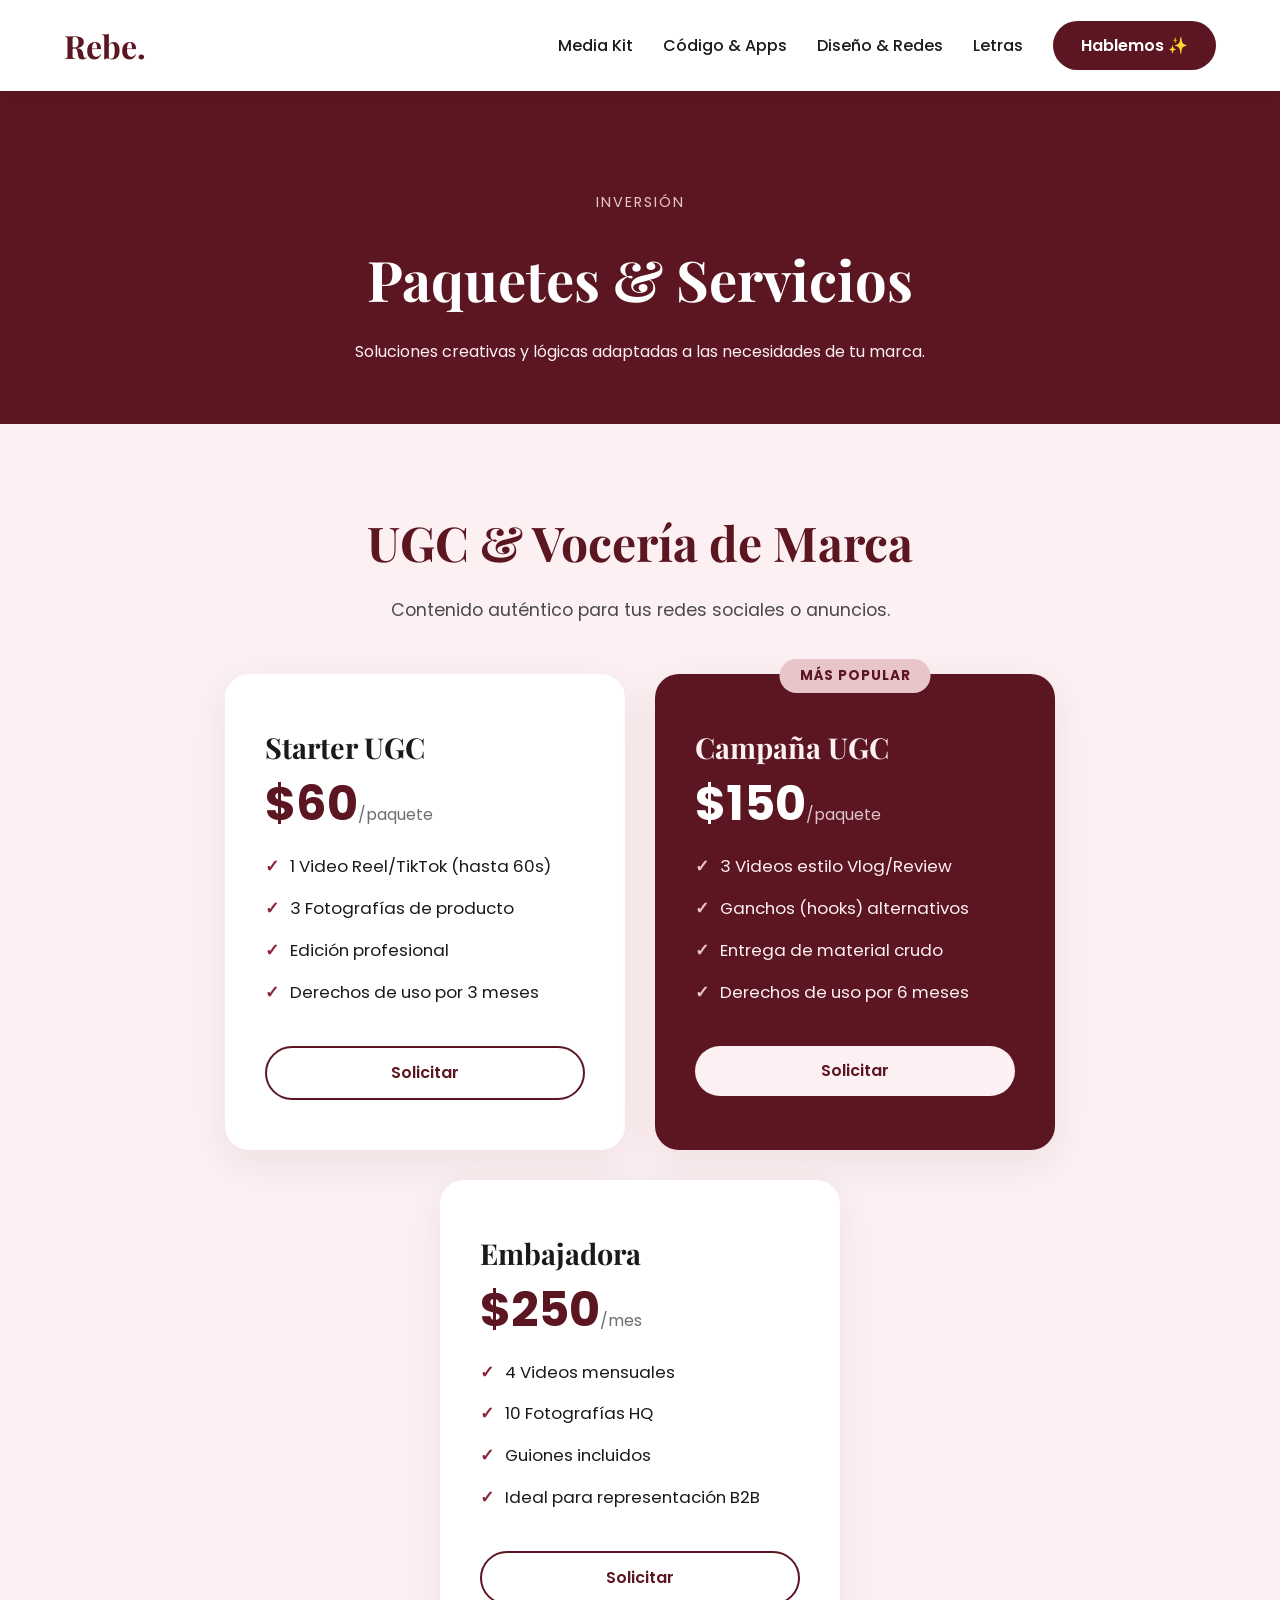
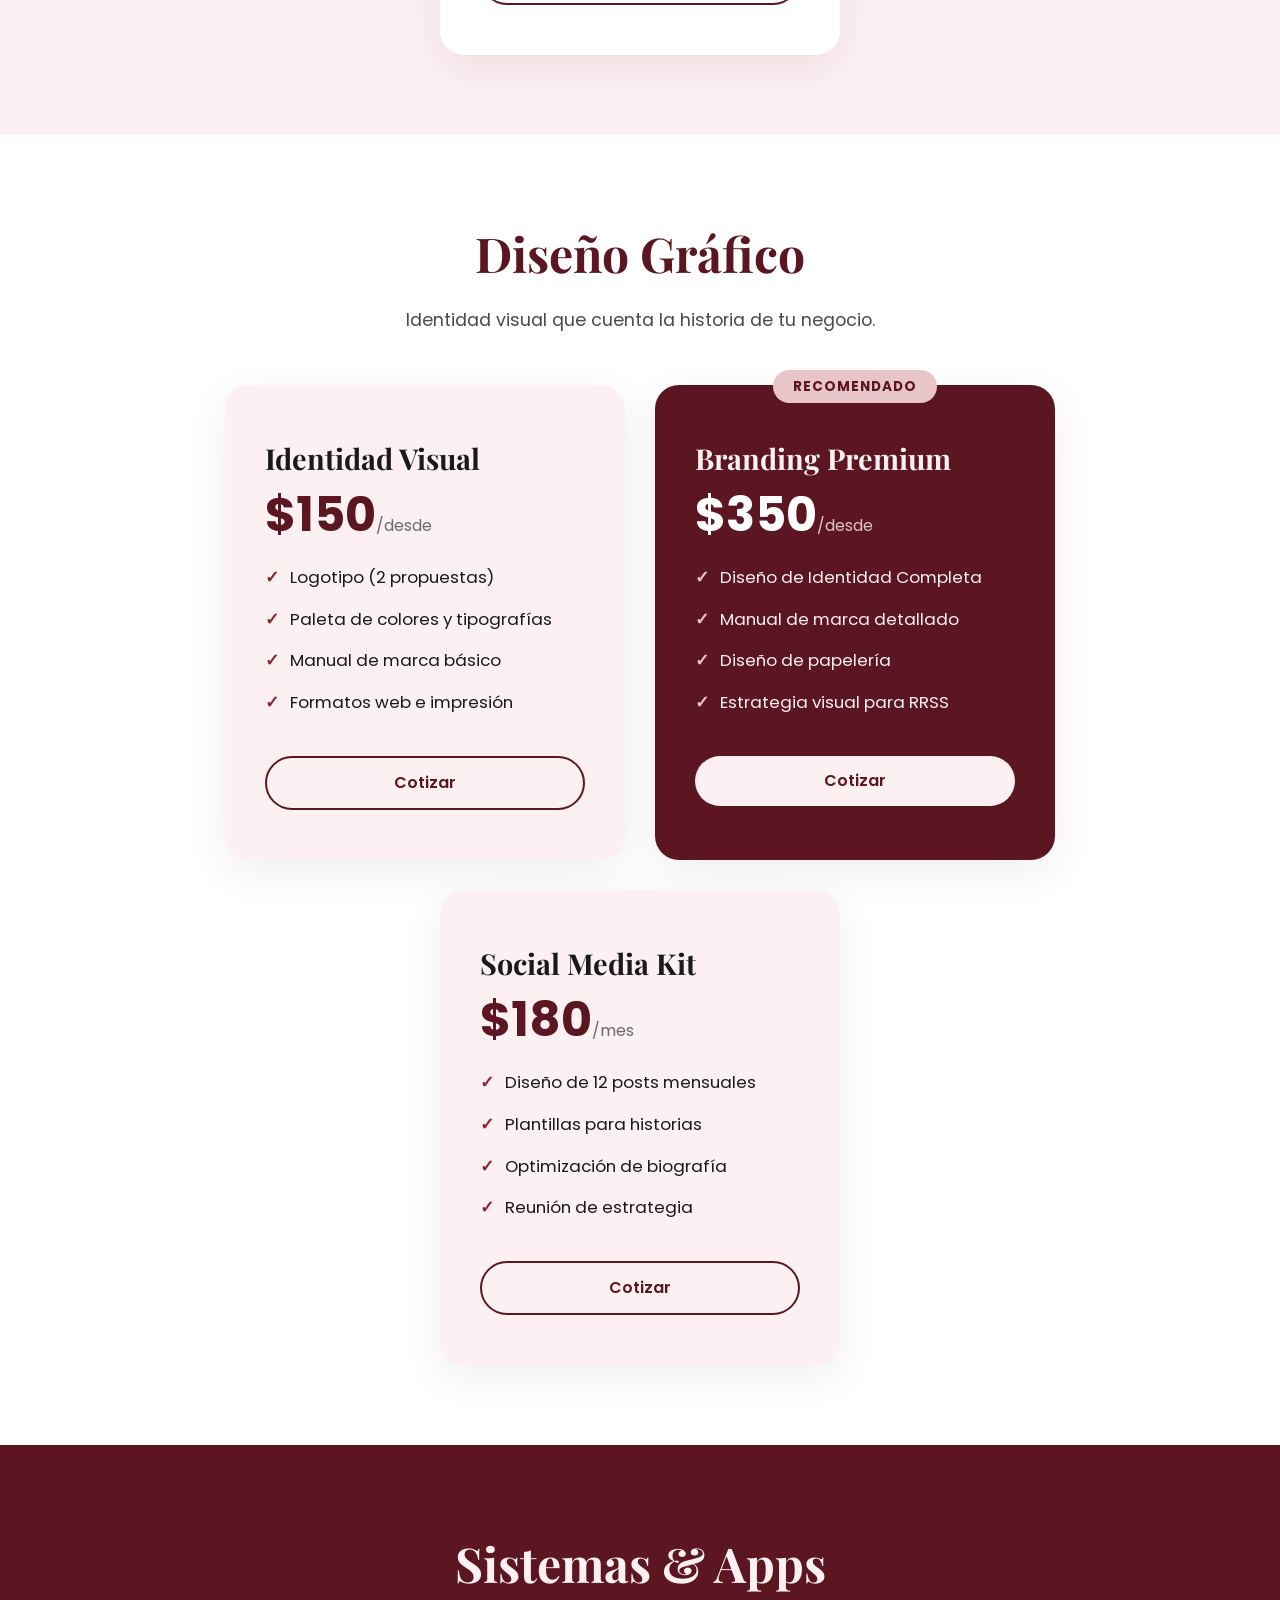
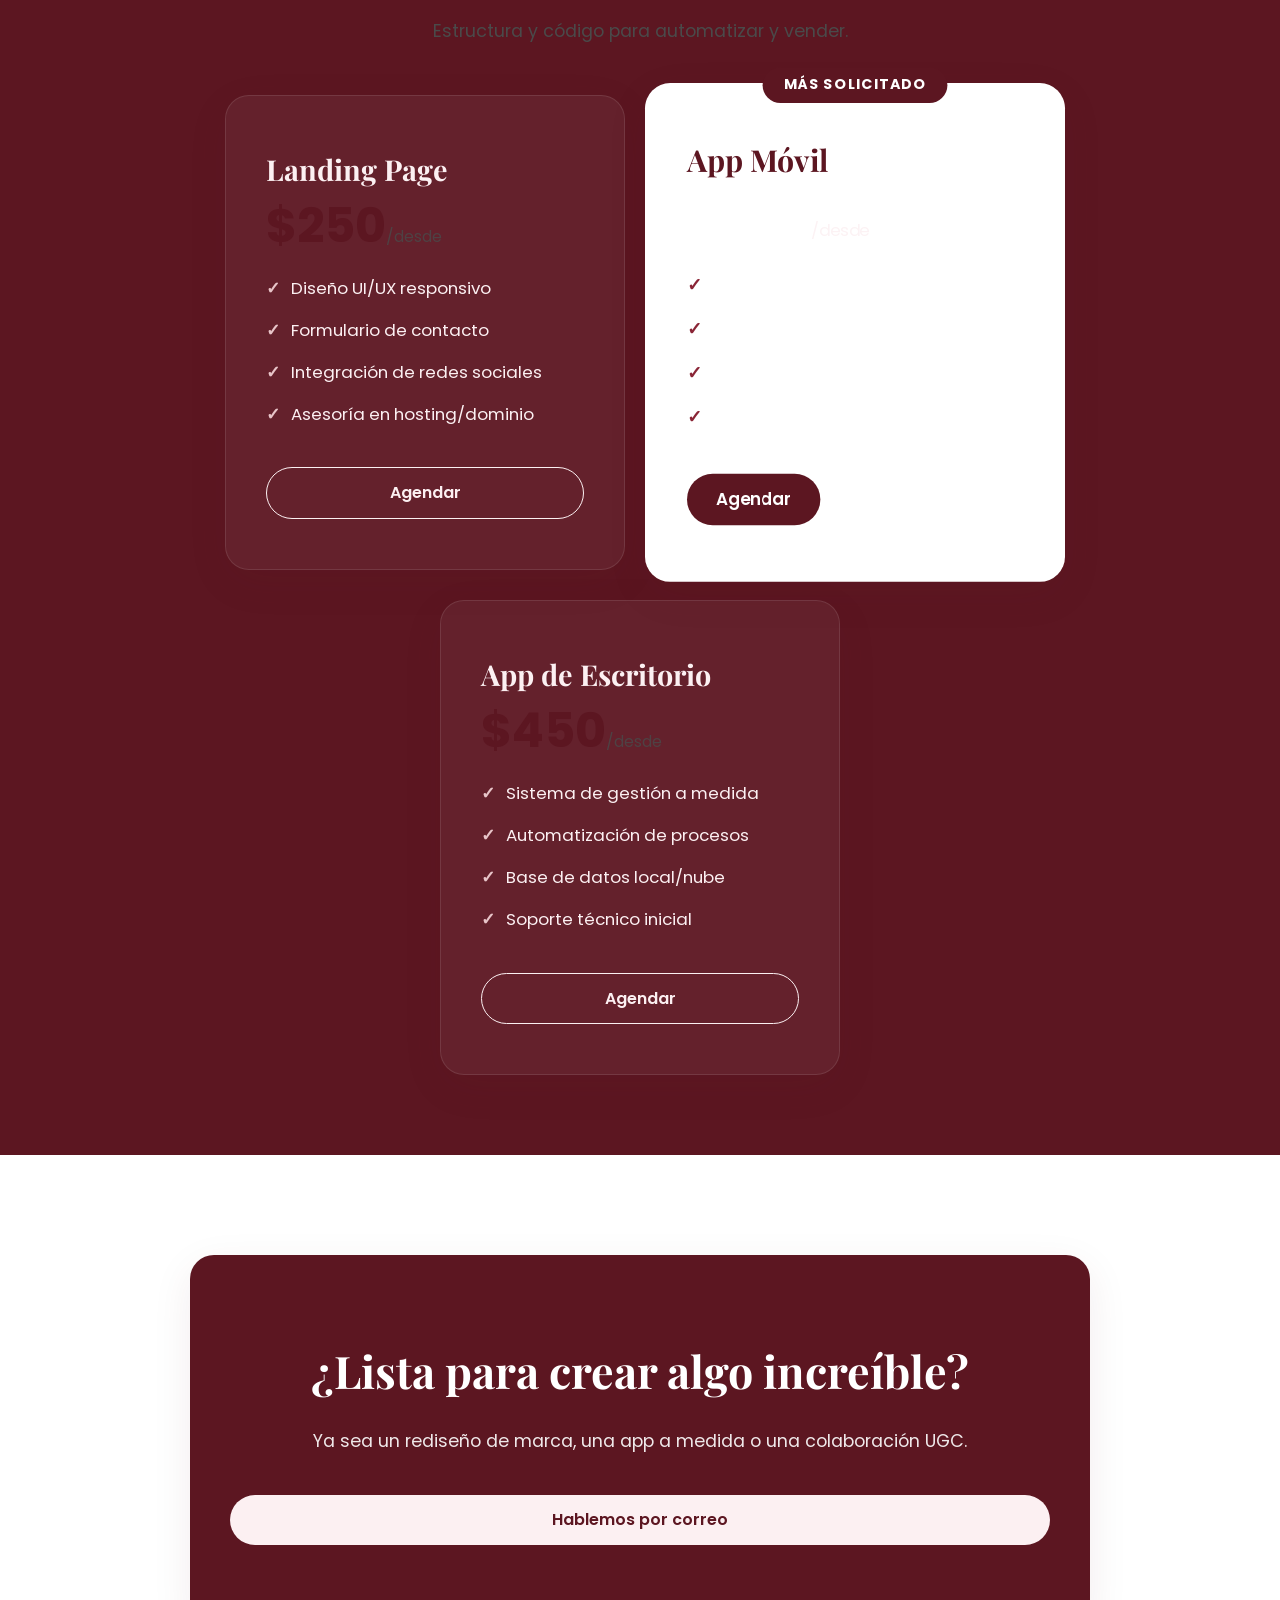
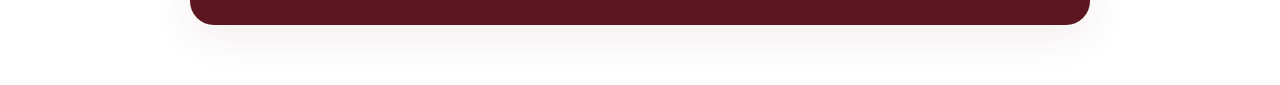
<file: tarifas.html>
<!DOCTYPE html>
<html lang="es">
<head>
    <meta charset="UTF-8">
    <meta name="viewport" content="width=device-width, initial-scale=1.0">
    <title>Tarifas y Paquetes | Rebe Silva</title>
    <link rel="icon" type="image/png" href="img/favicon.png">
    <link href="https://fonts.googleapis.com/css2?family=Playfair+Display:ital,wght@0,400;0,600;0,800;1,600&family=Poppins:wght@300;400;500;600;700&display=swap" rel="stylesheet">
    <link rel="stylesheet" href="css/style.css">
</head>
<body>

    <div id="header-container"></div>

    <main>
        <section class="pricing-hero bg-wine center">
            <span class="eyebrow light-text">Inversión</span>
            <h1>Paquetes & Servicios</h1>
            <p class="light-text">Soluciones creativas y lógicas adaptadas a las necesidades de tu marca.</p>
        </section>

        <section class="pricing-section bg-light-pink">
            <div class="section-header center">
                <h2 class="wine-text">UGC & Vocería de Marca</h2>
                <p>Contenido auténtico para tus redes sociales o anuncios.</p>
            </div>
            <div class="pricing-grid">
                <div class="pricing-card bg-white">
                    <h3>Starter UGC</h3>
                    <div class="price">$60<span>/paquete</span></div>
                    <ul class="features-list">
                        <li>1 Video Reel/TikTok (hasta 60s)</li>
                        <li>3 Fotografías de producto</li>
                        <li>Edición profesional</li>
                        <li>Derechos de uso por 3 meses</li>
                    </ul>
                    <a href="#contacto" class="btn-outline-wine">Solicitar</a>
                </div>
                <div class="pricing-card bg-wine featured">
                    <div class="badge">Más Popular</div>
                    <h3 class="light-text">Campaña UGC</h3>
                    <div class="price light-text">$150<span>/paquete</span></div>
                    <ul class="features-list light-text">
                        <li>3 Videos estilo Vlog/Review</li>
                        <li>Ganchos (hooks) alternativos</li>
                        <li>Entrega de material crudo</li>
                        <li>Derechos de uso por 6 meses</li>
                    </ul>
                    <a href="#contacto" class="btn-light">Solicitar</a>
                </div>
                <div class="pricing-card bg-white">
                    <h3>Embajadora</h3>
                    <div class="price">$250<span>/mes</span></div>
                    <ul class="features-list">
                        <li>4 Videos mensuales</li>
                        <li>10 Fotografías HQ</li>
                        <li>Guiones incluidos</li>
                        <li>Ideal para representación B2B</li>
                    </ul>
                    <a href="#contacto" class="btn-outline-wine">Solicitar</a>
                </div>
            </div>
        </section>

        <section class="pricing-section bg-white">
            <div class="section-header center">
                <h2 class="wine-text">Diseño Gráfico</h2>
                <p>Identidad visual que cuenta la historia de tu negocio.</p>
            </div>
            <div class="pricing-grid">
                <div class="pricing-card bg-light-pink">
                    <h3>Identidad Visual</h3>
                    <div class="price">$150<span>/desde</span></div>
                    <ul class="features-list">
                        <li>Logotipo (2 propuestas)</li>
                        <li>Paleta de colores y tipografías</li>
                        <li>Manual de marca básico</li>
                        <li>Formatos web e impresión</li>
                    </ul>
                    <a href="#contacto" class="btn-outline-wine">Cotizar</a>
                </div>
                <div class="pricing-card bg-wine featured">
                    <div class="badge">Recomendado</div>
                    <h3 class="light-text">Branding Premium</h3>
                    <div class="price light-text">$350<span>/desde</span></div>
                    <ul class="features-list light-text">
                        <li>Diseño de Identidad Completa</li>
                        <li>Manual de marca detallado</li>
                        <li>Diseño de papelería</li>
                        <li>Estrategia visual para RRSS</li>
                    </ul>
                    <a href="#contacto" class="btn-light">Cotizar</a>
                </div>
                <div class="pricing-card bg-light-pink">
                    <h3>Social Media Kit</h3>
                    <div class="price">$180<span>/mes</span></div>
                    <ul class="features-list">
                        <li>Diseño de 12 posts mensuales</li>
                        <li>Plantillas para historias</li>
                        <li>Optimización de biografía</li>
                        <li>Reunión de estrategia</li>
                    </ul>
                    <a href="#contacto" class="btn-outline-wine">Cotizar</a>
                </div>
            </div>
        </section>

        <section class="pricing-section bg-wine">
            <div class="section-header center">
                <h2 class="light-text">Sistemas & Apps</h2>
                <p class="light-text">Estructura y código para automatizar y vender.</p>
            </div>
            <div class="pricing-grid">
                <div class="pricing-card dark-card">
                    <h3 class="light-text">Landing Page</h3>
                    <div class="price light-text">$250<span>/desde</span></div>
                    <ul class="features-list light-text">
                        <li>Diseño UI/UX responsivo</li>
                        <li>Formulario de contacto</li>
                        <li>Integración de redes sociales</li>
                        <li>Asesoría en hosting/dominio</li>
                    </ul>
                    <a href="#contacto" class="btn-outline-light">Agendar</a>
                </div>
                <div class="pricing-card bg-white featured" style="transform: scale(1.05); z-index: 2;">
                    <div class="badge" style="background-color: var(--wine); color: var(--white);">Más Solicitado</div>
                    <h3 class="wine-text">App Móvil</h3>
                    <div class="price">$750<span>/desde</span></div>
                    <ul class="features-list">
                        <li>Desarrollo Android / iOS</li>
                        <li>Diseño de interfaces (UI)</li>
                        <li>Integración de base de datos</li>
                        <li>Publicación en tiendas</li>
                    </ul>
                    <a href="#contacto" class="btn-wine">Agendar</a>
                </div>
                <div class="pricing-card dark-card">
                    <h3 class="light-text">App de Escritorio</h3>
                    <div class="price light-text">$450<span>/desde</span></div>
                    <ul class="features-list light-text">
                        <li>Sistema de gestión a medida</li>
                        <li>Automatización de procesos</li>
                        <li>Base de datos local/nube</li>
                        <li>Soporte técnico inicial</li>
                    </ul>
                    <a href="#contacto" class="btn-outline-light">Agendar</a>
                </div>
            </div>
        </section>
    </main>

    <div id="footer-container"></div>

    <script src="js/main.js"></script>
    <script>
    document.addEventListener("click", (e) => {
        
        if (e.target.closest(".hamburger")) {
            const hamburger = document.querySelector(".hamburger");
            const navMenu = document.querySelector(".nav-menu");
            
            if (hamburger && navMenu) {
                hamburger.classList.toggle("active");
                navMenu.classList.toggle("active");
            }
        }
        if (e.target.closest(".nav-links a") || e.target.closest(".nav-menu .btn-primary")) {
            const hamburger = document.querySelector(".hamburger");
            const navMenu = document.querySelector(".nav-menu");
            
            if (hamburger && navMenu) {
                hamburger.classList.remove("active");
                navMenu.classList.remove("active");
            }
        }
    });
</script>
</body>
</html>
</file>
<file: css/style.css>
/* --- VARIABLES DE COLOR (Estética Dark Romance + Creativa) --- */
:root {
    --wine: #5C1621; /* Vino tinto profundo */
    --wine-light: #8A2536; /* Rojo cereza oscuro */
    --pink-soft: #FCF0F2; /* Rosado muy claro para fondos */
    --pink-dusty: #E8C5C9; /* Rosado empolvado para acentos */
    --black: #1A1A1A;
    --white: #FFFFFF;
    --text-gray: #4A4A4A;
    
    --shadow-soft: 0 12px 40px rgba(92, 22, 33, 0.08);
    --border-radius: 24px;
}

/* --- RESET Y FUENTES --- */
* { margin: 0; padding: 0; box-sizing: border-box; }
html { scroll-behavior: smooth; }
body {
    background-color: var(--pink-soft);
    color: var(--black);
    font-family: 'Poppins', sans-serif;
    line-height: 1.6;
}

h1, h2, h3, .logo {
    font-family: 'Playfair Display', serif;
    font-weight: 700;
}

.italic-serif { font-style: italic; font-weight: 600; color: var(--pink-dusty); }
.wine-text { color: var(--wine); }
.light-text { color: var(--pink-soft); }

/* --- UTILIDADES DE FONDO --- */
.bg-wine { background-color: var(--wine); color: var(--white); }
.bg-light-pink { background-color: var(--pink-soft); }
.bg-white { background-color: var(--white); }

/* --- NAVEGACIÓN --- */

/* --- AJUSTES NAVEGACIÓN DESKTOP --- */
.nav-menu {
    display: flex;
    align-items: center;
    gap: 30px;
}

/* Ocultamos la hamburguesa en escritorio */
.hamburger {
    display: none;
    cursor: pointer;
}

.hamburger .bar {
    display: block;
    width: 25px;
    height: 3px;
    margin: 5px auto;
    transition: all 0.3s ease-in-out;
    background-color: var(--wine); /* Usa tu color vino para las líneas */
    border-radius: 5px;
}


header {
    display: flex; justify-content: space-between; align-items: center;
    padding: 20px 5%; background-color: var(--white);
    position: sticky; top: 0; z-index: 100;
    box-shadow: 0 4px 20px rgba(0,0,0,0.03);
}
.logo { font-size: 32px; color: var(--wine); text-decoration: none; }
nav ul { list-style: none; display: flex; gap: 30px; }
nav a { text-decoration: none; color: var(--black); font-size: 1rem; font-weight: 500; font-family: 'Poppins', sans-serif;}
nav a:hover { color: var(--wine-light); }

/* --- BOTONES --- */
.btn-primary, .btn-wine, .btn-light, .btn-outline-light {
    display: inline-block; padding: 12px 28px; border-radius: 30px;
    text-decoration: none; font-weight: 600; font-size: 1rem;
    font-family: 'Poppins', sans-serif; transition: all 0.3s ease;
}
.btn-primary, .btn-wine { background-color: var(--wine); color: var(--white); }
.btn-primary:hover, .btn-wine:hover { background-color: var(--wine-light); transform: translateY(-2px); }
.btn-light { background-color: var(--pink-soft); color: var(--wine); }
.btn-light:hover { background-color: var(--white); transform: translateY(-2px); }
.btn-outline-light { background: transparent; color: var(--pink-soft); border: 1px solid var(--pink-soft); }
.btn-outline-light:hover { background: var(--pink-soft); color: var(--wine); }
.btn-link { text-decoration: none; color: var(--wine-light); font-weight: 600; display: block; margin-top: 10px; }

/* --- HERO SECTION --- */
.hero { display: flex; align-items: center; justify-content: space-between; padding: 100px 5%; min-height: 85vh; }
.hero-text { flex: 1; padding-right: 50px; }
.eyebrow { font-family: 'Poppins', sans-serif; font-size: 0.9rem; text-transform: uppercase; letter-spacing: 2px; color: var(--pink-dusty); display: block; margin-bottom: 20px; }
.hero-text h1 { font-size: 4.5rem; line-height: 1.1; margin-bottom: 25px; }
.hero-text p { font-family: 'Poppins', sans-serif; font-size: 1.1rem; color: var(--pink-soft); opacity: 0.9; margin-bottom: 40px; max-width: 500px; }
.hero-buttons { display: flex; gap: 15px; }

/* Foto Hero estilo Arco */
.image-placeholder.arch {
    width: 350px; height: 500px;
    background: var(--pink-dusty);
    border-radius: 175px 175px 20px 20px;
    display: flex; align-items: center; justify-content: center;
    color: var(--wine); font-weight: bold;
    box-shadow: var(--shadow-soft);
}

/* --- MARQUEE --- */
.marquee-wrapper { background-color: var(--wine-light); color: var(--white); padding: 20px 0; overflow: hidden; white-space: nowrap; }
.marquee-content { display: inline-block; animation: scroll 25s linear infinite; }
.marquee-content span { font-size: 1.2rem; font-family: 'Playfair Display', serif; font-style: italic; margin: 0 20px; }
@keyframes scroll { 0% { transform: translateX(0); } 100% { transform: translateX(-50%); } }

/* --- SECCIONES GENERALES --- */
.section-header { margin-bottom: 50px; }
.section-header.center { text-align: center; }
.section-header h2 { font-size: 3rem; margin-bottom: 15px; }
.section-header p { font-family: 'Poppins', sans-serif; font-size: 1.1rem; color: var(--text-gray); }
section { padding: 100px 5%; }

/* --- LIBROS (Bento Grid) --- */
.book-card { display: flex; gap: 30px; padding: 40px; border-radius: var(--border-radius); box-shadow: var(--shadow-soft); align-items: center; }
.book-cover { width: 250px; height: 380px; background-color: var(--wine); color: var(--pink-soft); display: flex; align-items: center; justify-content: center; border-radius: 12px; }
.book-info h3 { font-size: 2.2rem; color: var(--wine); margin-bottom: 15px; }

/* --- DISEÑO (Grid Asimétrico) --- */
.design-grid { display: grid; grid-template-columns: repeat(3, 1fr); grid-auto-rows: 250px; gap: 20px; margin-bottom: 40px; }
.design-item { background-color: var(--pink-soft); border-radius: var(--border-radius); display: flex; align-items: center; justify-content: center; color: var(--wine); font-weight: bold; }
.design-item.tall { grid-row: span 2; background-color: var(--pink-dusty); }
.design-item.wide { grid-column: span 2; }
.center-btn { text-align: center; }

/* --- APPS / SERVICIOS --- */
.services-grid { display: flex; gap: 30px; justify-content: center; }
.service-card { flex: 1; max-width: 400px; padding: 40px; border-radius: var(--border-radius); }
.dark-card { background-color: rgba(255,255,255,0.05); border: 1px solid rgba(255,255,255,0.1); }
.dark-card h3 { color: var(--pink-soft); font-size: 1.8rem; margin-bottom: 15px; }
.dark-card p { color: rgba(255,255,255,0.7); }
.card-icon { font-size: 40px; margin-bottom: 20px; }

/* --- MEDIA KIT / IG --- */
.ig-grid { display: flex; gap: 30px; justify-content: center; }
.ig-post { width: 320px; background: var(--white); padding: 15px; border-radius: 20px; box-shadow: var(--shadow-soft); }
.video-placeholder { width: 100%; height: 450px; background-color: var(--pink-dusty); border-radius: 12px; display: flex; align-items: center; justify-content: center; color: var(--wine); margin-bottom: 15px; }
.ig-caption { font-size: 0.9rem; color: var(--text-gray); }

/* --- FOOTER --- */
.footer { 
    padding: 100px 5% 60px; /* Esto es lo que le da el respiro arriba y abajo */
}
.footer-box { 
    border-radius: var(--border-radius); 
    padding: 80px 40px; 
    text-align: center; 
    max-width: 900px; 
    margin: 0 auto; 
    box-shadow: var(--shadow-soft); 
}
.footer-box h2 { 
    font-size: 2.8rem; 
    margin-bottom: 20px; 
    color: var(--white); /* Aseguramos que el título resalte en blanco */
}
.footer-box p { 
    font-size: 1.1rem; 
    margin-bottom: 40px; 
    opacity: 0.9; 
    color: var(--white);
}

/* =========================================
   ESTILOS MEDIA KIT
========================================= */

/* Hero Media Kit */
.mk-hero { 
    display: flex; 
    align-items: center; 
    justify-content: space-between; 
    padding: 80px 5%; 
    min-height: 70vh; 
    gap: 40px; 
}
.mk-hero-content { flex: 1; color: var(--white); }
.mk-hero-content h1 { font-size: 4rem; margin-bottom: 20px; color: var(--pink-soft); line-height: 1.1; }
.mk-hero-content p { font-size: 1.15rem; margin-bottom: 35px; opacity: 0.9; max-width: 500px; }
.mk-hero-image { flex: 1; display: flex; justify-content: center; }

/* Barra de Estadísticas */
.stats-section { padding: 50px 5%; border-bottom: 1px solid var(--pink-dusty); }
.stats-grid { 
    display: flex; 
    justify-content: space-around; 
    flex-wrap: wrap; 
    gap: 30px; 
    max-width: 1000px; 
    margin: 0 auto; 
}
.stat-item { text-align: center; }
.stat-item h3 { font-size: 3rem; color: var(--wine); margin-bottom: 0px; font-family: 'Playfair Display', serif; }
.stat-item p { color: var(--text-gray); font-size: 0.95rem; font-weight: 600; text-transform: uppercase; letter-spacing: 2px; }

/* Ajustes Videos (Reels) */
.reels-grid { display: flex; gap: 30px; justify-content: center; flex-wrap: wrap; }
.video-wrapper { 
    width: 300px; 
    height: 530px; 
    border-radius: var(--border-radius); 
    overflow: hidden; 
    box-shadow: var(--shadow-soft); 
    background-color: var(--pink-dusty); /* Color de fondo mientras carga */
}
.video-placeholder { 
    width: 100%; 
    height: 100%; 
    display: flex; 
    align-items: center; 
    justify-content: center; 
    color: var(--wine); 
    font-weight: bold; 
}
.reel-video { width: 100%; height: 100%; object-fit: cover; }

/* Ajustes Feed Instagram */
.ig-post { width: 350px; border-radius: 16px; overflow: hidden; box-shadow: var(--shadow-soft); }
.ig-header { display: flex; align-items: center; padding: 15px; border-bottom: 1px solid var(--pink-soft); }
.ig-avatar { width: 36px; height: 36px; border-radius: 50%; margin-right: 12px; }
.bg-pink-dusty { background-color: var(--pink-dusty); }
.ig-username { font-weight: 600; font-size: 0.95rem; color: var(--black); }
.ig-image-placeholder { height: 350px; background-color: var(--pink-dusty); display: flex; align-items: center; justify-content: center; color: var(--wine); font-weight: bold;}
.ig-image { width: 100%; height: 350px; object-fit: cover; display: block; }
.ig-actions { padding: 15px; font-size: 1.3rem; display: flex; justify-content: space-between; color: var(--text-gray); }
.ig-icons-left { letter-spacing: 10px; }

/* =========================================
   ESTILOS ESPECÍFICOS: TARIFAS Y PAQUETES
========================================= */

/* Utilidades extra */
.center { text-align: center; }
.cta-tarifas { padding: 80px 5%; border-top: 1px solid var(--pink-soft); }

/* Hero de Tarifas */
.pricing-hero { padding: 100px 5% 60px; }
.pricing-hero h1 { font-size: 3.5rem; margin-bottom: 15px; }

/* Grid de Precios */
.pricing-section { padding: 80px 5%; }
.pricing-grid { 
    display: flex; 
    gap: 30px; 
    justify-content: center; 
    flex-wrap: wrap; 
    max-width: 1000px; 
    margin: 0 auto; 
}
.pricing-card { 
    flex: 1; 
    min-width: 320px; 
    max-width: 400px; 
    padding: 50px 40px; 
    border-radius: var(--border-radius); 
    box-shadow: var(--shadow-soft); 
    position: relative;
    transition: transform 0.3s ease;
}
.pricing-card:hover { transform: translateY(-5px); }

/* Tipografía de las tarjetas */
.pricing-card h3 { font-size: 1.8rem; margin-bottom: 10px; font-family: 'Playfair Display', serif; }
.price { font-size: 3rem; font-weight: 700; color: var(--wine); margin-bottom: 25px; line-height: 1; font-family: 'Poppins', sans-serif;}
.price span { font-size: 1rem; font-weight: 400; color: var(--text-gray); opacity: 0.8; }
.pricing-card.featured .price { color: var(--white); }
.pricing-card.featured .price span { color: var(--pink-soft); }

/* Lista de características */
.features-list { list-style: none; margin-bottom: 40px; text-align: left; }
.features-list li { margin-bottom: 15px; font-size: 1.05rem; position: relative; padding-left: 25px; }
.features-list li::before { content: '✓'; position: absolute; left: 0; color: var(--wine-light); font-weight: bold; }
.features-list.light-text li::before { color: var(--pink-dusty); }

/* Etiqueta Destacada */
.badge { 
    position: absolute; 
    top: -15px; 
    left: 50%; 
    transform: translateX(-50%); 
    background-color: var(--pink-dusty); 
    color: var(--wine); 
    padding: 6px 20px; 
    border-radius: 20px; 
    font-size: 0.85rem; 
    font-weight: 700; 
    text-transform: uppercase; 
    letter-spacing: 1px;
}

/* Botones con borde (outline) */
.btn-outline-wine { 
    display: inline-block; padding: 12px 28px; border-radius: 30px;
    text-decoration: none; font-weight: 600; font-size: 1rem;
    font-family: 'Poppins', sans-serif; transition: all 0.3s ease;
    background: transparent; color: var(--wine); border: 2px solid var(--wine); 
    width: 100%; text-align: center;
}
.btn-outline-wine:hover { background: var(--wine); color: var(--white); }
.btn-light, .btn-outline-light { width: 100%; text-align: center; }

/* =========================================
   ESTILOS LETRAS
========================================= */

/* Hero Literario */
.books-hero { padding: 100px 5% 60px; }
.books-hero h1 { font-size: 3.8rem; margin-bottom: 15px; }

/* Tarjetas de Libros */
.book-catalog { padding: 80px 5%; display: flex; flex-direction: column; gap: 60px; }
.book-showcase-card { 
    display: flex; 
    gap: 50px; 
    max-width: 1000px; 
    margin: 0 auto; 
    padding: 50px; 
    border-radius: var(--border-radius); 
    box-shadow: var(--shadow-soft);
    align-items: center;
}
.book-showcase-card.reverse { flex-direction: row-reverse; }

.book-cover-large { 
    width: 300px; 
    height: 450px; 
    flex-shrink: 0; 
    border-radius: 12px; 
    display: flex; 
    align-items: center; 
    justify-content: center; 
    color: var(--pink-soft); 
    font-weight: 600; 
    text-align: center;
    box-shadow: 10px 10px 30px rgba(0,0,0,0.15); /* Sombra estilo libro físico */
}

.book-details { flex: 1; }
.book-genre { font-family: 'Poppins', sans-serif; font-size: 0.9rem; text-transform: uppercase; letter-spacing: 2px; color: var(--pink-dusty); display: block; margin-bottom: 15px; font-weight: 600;}
.book-details h2 { font-size: 2.5rem; margin-bottom: 20px; line-height: 1.2; }
.book-synopsis { font-size: 1.1rem; color: var(--text-gray); margin-bottom: 30px; }

/* Botones de Plataformas */
.read-on { font-weight: 700; margin-bottom: 10px; color: var(--black); }
.platform-buttons { display: flex; gap: 15px; flex-wrap: wrap; }
.btn-platform { 
    padding: 10px 22px; 
    border-radius: 8px; 
    font-weight: 600; 
    text-decoration: none; 
    font-size: 0.95rem; 
    transition: transform 0.2s ease, box-shadow 0.2s ease;
    border: 1px solid transparent;
}
.btn-platform:hover { transform: translateY(-3px); box-shadow: 0 5px 15px rgba(0,0,0,0.1); }

/* Colores simulados de las apps */
.wattpad { background-color: #FF500A; color: white; }
.buenovela { background-color: #6A1B9A; color: white; } /* Morado tipo app de lectura */
.manobook { background-color: #E91E63; color: white; } /* Rosa fuerte */

/* Sección de Reviews (Multimedia Grid) */
.reviews-section { padding: 80px 5%; }
.multimedia-grid { 
    display: flex; 
    gap: 30px; 
    max-width: 1100px; 
    margin: 0 auto; 
    justify-content: center; 
    align-items: flex-start;
}
.video-yt-wrapper, .video-ig-wrapper { flex: 1; text-align: left; }
.video-yt-wrapper { min-width: 400px; max-width: 600px; }
.video-ig-wrapper { min-width: 250px; max-width: 300px; }

.yt-placeholder, .ig-placeholder { 
    border-radius: 16px; 
    display: flex; 
    flex-direction: column; 
    align-items: center; 
    justify-content: center; 
    color: var(--wine); 
    font-weight: 600; 
    margin-bottom: 15px;
    box-shadow: var(--shadow-soft);
}
.yt-placeholder { aspect-ratio: 16 / 9; width: 100%; }
.ig-placeholder { aspect-ratio: 9 / 16; width: 100%; }

.play-icon { font-size: 3rem; margin-bottom: 10px; opacity: 0.8; }
.multimedia-grid h3 { font-size: 1.2rem; color: var(--black); font-family: 'Poppins', sans-serif; font-weight: 600; }

/* =========================================
   ESTILOS CÓDIGO & APPS
========================================= */

/* Hero Tech */
.tech-hero { padding: 100px 5% 60px; }
.tech-hero h1 { font-size: 3.8rem; margin-bottom: 15px; }

/* Contenedores de exhibición (Showcase) */
.siro-section, .sigetotal-section { padding: 100px 5%; }
.tech-showcase { 
    display: flex; 
    gap: 60px; 
    max-width: 1100px; 
    margin: 0 auto; 
    align-items: center; 
}
.tech-showcase.reverse { flex-direction: row-reverse; }

.tech-info { flex: 1; }
.tech-info h2 { font-size: 3rem; margin-bottom: 20px; line-height: 1.1; }
.tech-info p { font-size: 1.1rem; color: var(--text-gray); margin-bottom: 20px; }
.tech-info .sub-text { font-style: italic; opacity: 0.8; }

.tech-list { margin-bottom: 30px; }
.tech-list li::before { color: var(--wine); }

/* Mockups Simulados (Teléfono y Desktop) */
.tech-image-container { flex: 1; display: flex; justify-content: center; }

.phone-mockup {
    width: 280px;
    height: 560px;
    border-radius: 40px;
    border: 12px solid var(--wine);
    display: flex;
    align-items: center;
    justify-content: center;
    box-shadow: var(--shadow-soft);
    position: relative;
}
/* La "ceja" o notch del teléfono */
.phone-mockup::before {
    content: ''; position: absolute; top: 0; left: 50%; transform: translateX(-50%);
    width: 120px; height: 25px; background-color: var(--wine);
    border-bottom-left-radius: 15px; border-bottom-right-radius: 15px;
}

.desktop-mockup {
    width: 100%;
    max-width: 500px;
    height: 320px;
    border-radius: 12px 12px 0 0;
    border: 10px solid var(--black);
    border-bottom: 25px solid var(--black);
    display: flex;
    align-items: center;
    justify-content: center;
    box-shadow: var(--shadow-soft);
    position: relative;
}

.mockup-text { font-family: 'Poppins', sans-serif; font-weight: 600; font-size: 1.2rem; text-align: center; padding: 20px; }

/* Redes Sociales Sigetotal */
.social-links-container { margin-top: 30px; padding-top: 30px; border-top: 1px solid rgba(0,0,0,0.1); }
.whatsapp { background-color: #25D366; color: white; }
.instagram { background: linear-gradient(45deg, #f09433, #e6683c, #dc2743, #cc2366, #bc1888); color: white; }
.youtube { background-color: #FF0000; color: white; }

/* CTA Tech */
.tech-cta { padding: 80px 5%; border-top: 1px solid rgba(255,255,255,0.1); }

/* =========================================
   ESTILOS DISEÑO & REDES
========================================= */

/* Hero Diseño */
.design-hero { padding: 120px 5% 80px; }
.design-hero h1 { font-size: 4rem; margin-bottom: 20px; }
.design-hero p { font-size: 1.15rem; max-width: 600px; margin: 0 auto; line-height: 1.8; }
.text-gray { color: var(--text-gray); }

/* Grid de Portafolio Avanzado */
.portfolio-section { padding: 80px 5%; }
.portfolio-grid {
    display: grid;
    grid-template-columns: repeat(3, 1fr);
    grid-auto-rows: 300px;
    gap: 25px;
    max-width: 1200px;
    margin: 0 auto;
}

/* Efectos Hover del Portafolio */
.portfolio-item {
    border-radius: var(--border-radius);
    position: relative;
    overflow: hidden;
    display: flex;
    align-items: center;
    justify-content: center;
    box-shadow: var(--shadow-soft);
    transition: transform 0.3s ease;
}
.portfolio-item:hover { transform: translateY(-5px); }
.portfolio-item.tall { grid-row: span 2; }
.portfolio-item.wide { grid-column: span 2; }

/* Capa oscura que aparece al pasar el ratón */
.portfolio-overlay {
    position: absolute;
    top: 0; left: 0; width: 100%; height: 100%;
    background: rgba(92, 22, 33, 0.85); /* Fondo vino tinto semitransparente */
    color: var(--white);
    display: flex;
    flex-direction: column;
    align-items: center;
    justify-content: center;
    opacity: 0;
    transition: opacity 0.4s ease;
    text-align: center;
    padding: 20px;
}
.portfolio-item:hover .portfolio-overlay { opacity: 1; }

.portfolio-overlay h3 { font-size: 1.8rem; margin-bottom: 5px; font-family: 'Playfair Display', serif; }
.portfolio-overlay p { font-size: 0.95rem; margin-bottom: 20px; font-family: 'Poppins', sans-serif; text-transform: uppercase; letter-spacing: 1px; }
.placeholder-text { font-weight: 600; font-family: 'Poppins', sans-serif; font-size: 1.2rem; text-align: center; }

/* Botón pequeño para las tarjetas */
.btn-small { padding: 8px 20px; font-size: 0.9rem; }

/* Sección Social Media Management */
.social-management-section { padding: 100px 5%; }
.management-container {
    display: flex;
    align-items: center;
    gap: 60px;
    max-width: 1100px;
    margin: 0 auto;
}
.management-text { flex: 1; }
.management-text h2 { font-size: 3rem; margin-bottom: 20px; line-height: 1.1; }
.management-text p { font-size: 1.1rem; margin-bottom: 30px; opacity: 0.9; }

/* Simulador visual de Grilla de Instagram */
.management-visuals { flex: 1; display: flex; justify-content: center; }
.grid-simulator {
    display: grid;
    grid-template-columns: repeat(3, 1fr);
    gap: 10px;
    width: 320px;
    padding: 15px;
    background: rgba(255,255,255,0.1);
    border-radius: 20px;
    border: 1px solid rgba(255,255,255,0.2);
}
.grid-box {
    aspect-ratio: 1 / 1;
    border-radius: 8px;
    box-shadow: 0 4px 10px rgba(0,0,0,0.1);
}




/* =========================================
   VERSIÓN TELÉFONO (Responsive Design)
   Pega esto al final de tu archivo CSS
========================================= */

@media screen and (max-width: 768px) {
    /* --- NAVEGACIÓN --- */
    
    header {
        flex-direction: row; /* Fuerza a que el logo y la hamburguesa estén en la misma línea */
        justify-content: space-between;
        padding: 20px 5%;
    }

    /* Mostramos la hamburguesa */
    .hamburger {
        display: block;
        z-index: 101; /* Para que quede por encima del menú desplegado */
    }

    /* Estilo del menú desplegable (Oculto por defecto, deslizado hacia la derecha) */
    .nav-menu {
        position: fixed;
        left: -100%; /* Lo esconde fuera de la pantalla */
        top: 0;
        gap: 0;
        flex-direction: column;
        justify-content: center;
        background-color: var(--pink-soft);
        width: 100%;
        height: 100vh; /* Ocupa toda la pantalla vertical */
        text-align: center;
        transition: 0.3s ease-in-out;
        z-index: 100;
        box-shadow: var(--shadow-soft);
    }

    /* Clase que se activa con JavaScript para mostrar el menú */
    .nav-menu.active {
        left: 0;
    }

    .nav-links {
        flex-direction: column;
        gap: 30px;
        margin-bottom: 40px;
    }

    .nav-links li a {
        font-size: 1.5rem; /* Letra más grande para tocar bien en el cel */
    }

    /* Animación de la hamburguesa convirtiéndose en una "X" */
    .hamburger.active .bar:nth-child(2) { opacity: 0; }
    .hamburger.active .bar:nth-child(1) { transform: translateY(8px) rotate(45deg); }
    .hamburger.active .bar:nth-child(3) { transform: translateY(-8px) rotate(-45deg); }
    
    /* --- TIPOGRAFÍA (Ajuste de tamaños) --- */
    .hero-text h1 { font-size: 2.8rem; }
    .section-header h2 { font-size: 2.2rem; }
    .footer-box h2 { font-size: 2rem; }
    .mk-hero-content h1 { font-size: 2.8rem; }
    .pricing-hero h1, .books-hero h1, .tech-hero h1, .design-hero h1 { font-size: 2.8rem; }
    .book-details h2, .tech-info h2, .management-text h2 { font-size: 2.2rem; }
    .price { font-size: 2.5rem; }
    .stat-item h3 { font-size: 2.2rem; }

    /* --- HERO SECTIONS --- */
    .hero, .mk-hero, .tech-showcase, .management-container {
        flex-direction: column;
        text-align: center;
        padding: 60px 5%;
        gap: 40px;
    }
    .hero-text {
        padding-right: 0;
    }
    .hero-text p, .mk-hero-content p, .design-hero p {
        margin-left: auto;
        margin-right: auto;
    }
    .hero-buttons {
        justify-content: center;
        flex-wrap: wrap;
    }
    .image-placeholder.arch {
        width: 100%;
        max-width: 320px;
        height: 400px;
    }

    /* --- SECCIONES Y GRIDS COMUNES --- */
    section {
        padding: 60px 5%;
    }
    .services-grid, .ig-grid, .reels-grid, .pricing-grid {
        flex-direction: column;
        align-items: center;
    }
    .service-card, .ig-post, .pricing-card {
        width: 100%;
        max-width: 100%;
        min-width: unset;
    }

    /* --- DISEÑO & PORTAFOLIO (Grid a 1 columna) --- */
    .design-grid, .portfolio-grid {
        grid-template-columns: 1fr;
        grid-auto-rows: minmax(250px, auto);
    }
    /* Quitamos el span para que no se desborden en el teléfono */
    .design-item.wide, .portfolio-item.wide { grid-column: span 1; }
    .design-item.tall, .portfolio-item.tall { grid-row: span 1; }

    /* --- LIBROS --- */
    .book-card, .book-showcase-card {
        flex-direction: column;
        text-align: center;
        padding: 30px 20px;
        gap: 25px;
    }
    .book-cover, .book-cover-large {
        width: 100%;
        max-width: 250px;
        height: auto;
        aspect-ratio: 2 / 3;
        margin: 0 auto;
    }
    .platform-buttons {
        justify-content: center;
    }

    /* --- MULTIMEDIA / REVIEWS --- */
    .multimedia-grid {
        flex-direction: column;
        align-items: center;
    }
    .video-yt-wrapper, .video-ig-wrapper {
        width: 100%;
        min-width: unset;
        max-width: 100%;
        text-align: center;
    }

    /* --- TECNOLOGÍA & MOCKUPS --- */
    .tech-showcase.reverse {
        flex-direction: column; /* Anula el reverse en móvil para mantener el orden */
    }
    .phone-mockup {
        width: 100%;
        max-width: 280px;
    }
    .desktop-mockup {
        height: 200px; /* Un poco más pequeño para que no ocupe toda la pantalla vertical */
    }

    /* --- FOOTER --- */
    .footer-box {
        padding: 40px 20px;
    }
}
</file>
